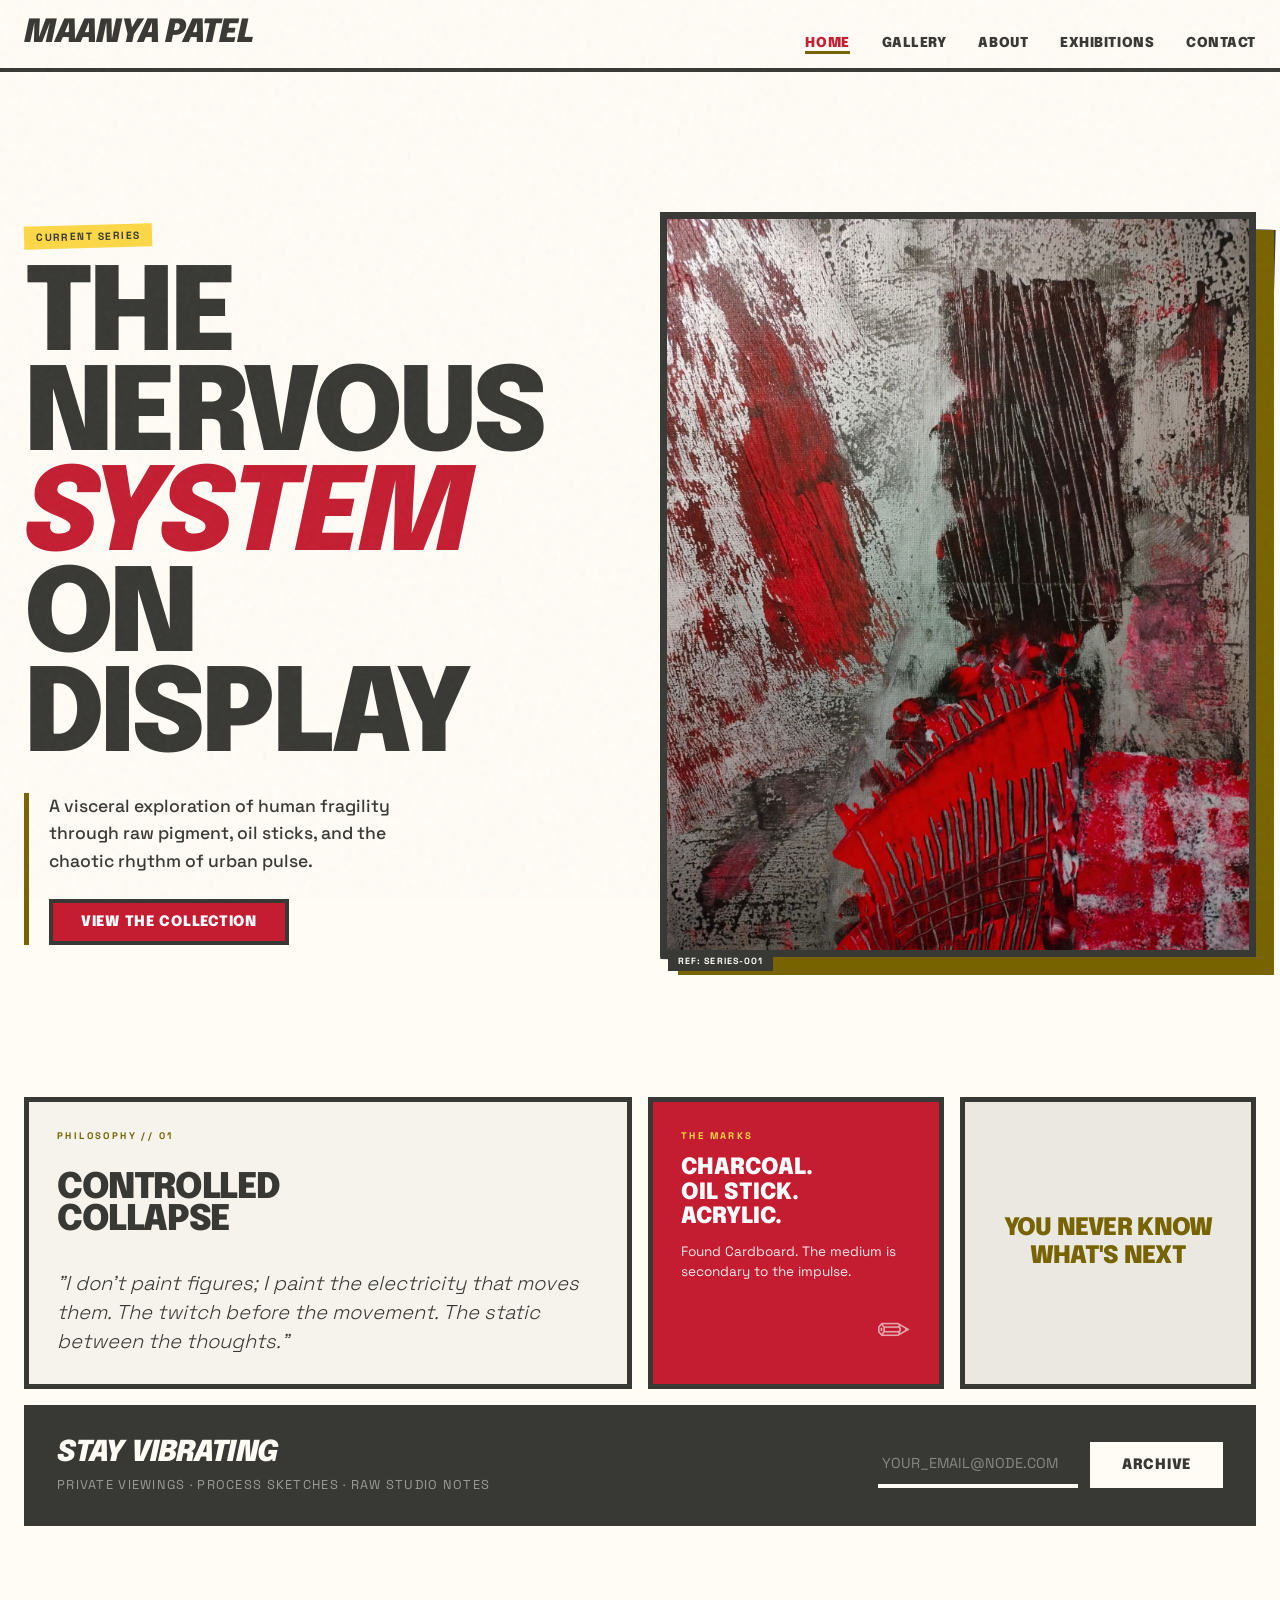
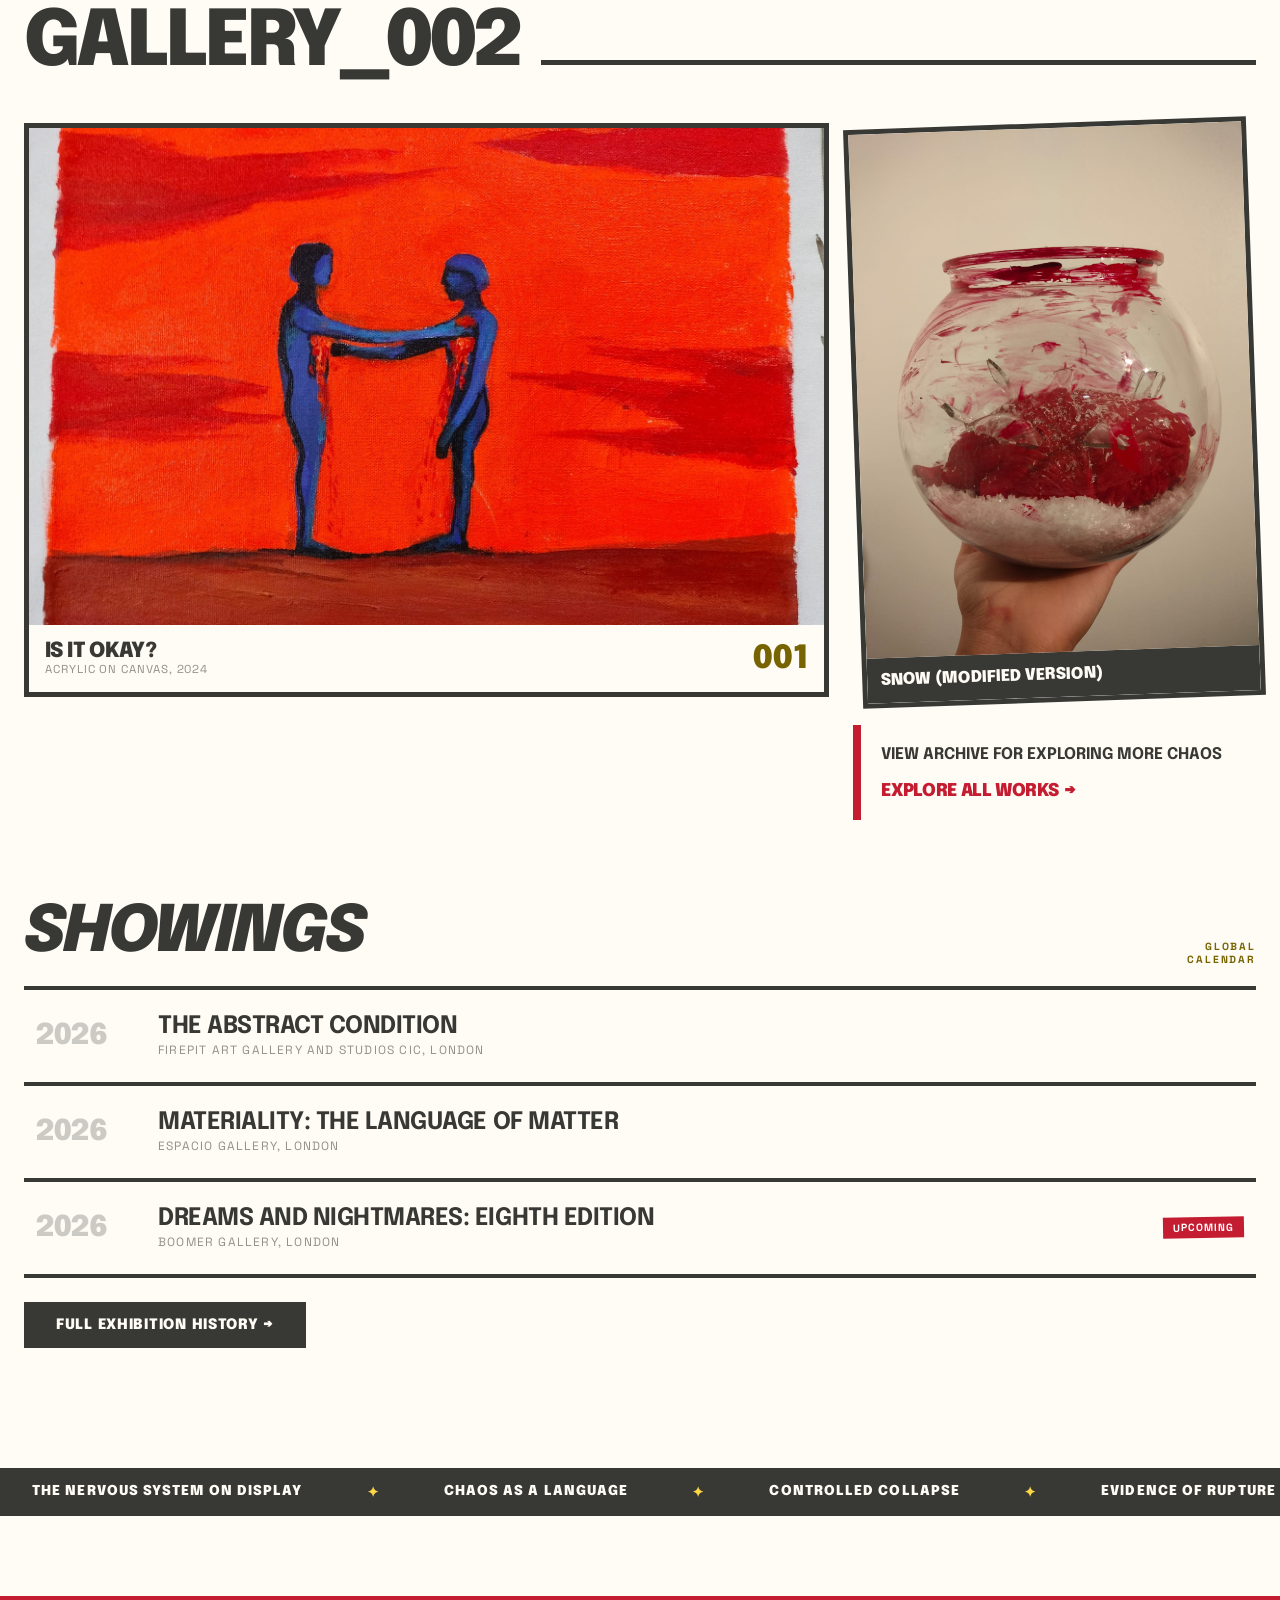
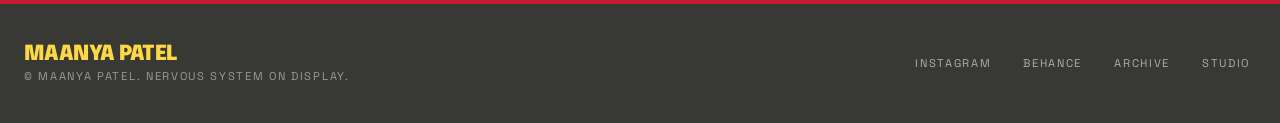
<file: index.html>
<!DOCTYPE html>
<html lang="en">
<head>
  <meta charset="UTF-8" />
  <meta name="viewport" content="width=device-width, initial-scale=1.0" />
  <title>MAANYA PATEL — THE NERVOUS SYSTEM ON DISPLAY</title>
  <link rel="preconnect" href="https://fonts.googleapis.com" />
  <link rel="preconnect" href="https://fonts.gstatic.com" crossorigin />
  <link href="https://fonts.googleapis.com/css2?family=Epilogue:ital,wght@0,400;0,700;0,900;1,900&family=Space+Grotesk:wght@300;400;500;700&display=swap" rel="stylesheet" />
  <link rel="stylesheet" href="styles.css" />
  <style>
    /* ---- Hero ---- */
    .hero {
      display: grid;
      grid-template-columns: 1fr 1fr;
      gap: 40px;
      align-items: center;
      padding: 80px 0 60px;
      position: relative;
    }

    .hero-title {
      font-family: 'Epilogue', sans-serif;
      font-weight: 900;
      font-size: clamp(3.5rem, 9vw, 7.5rem);
      line-height: 0.87;
      letter-spacing: -0.04em;
      text-transform: uppercase;
    }

    .hero-title .red { color: #c41d31; font-style: italic; }

    .hero-badge {
      display: inline-block;
      background: #fcd846;
      color: #383834;
      font-family: 'Space Grotesk', sans-serif;
      font-size: 0.65rem;
      font-weight: 700;
      text-transform: uppercase;
      letter-spacing: 0.14em;
      padding: 5px 12px;
      transform: rotate(-1.5deg);
      margin-bottom: 20px;
    }

    .hero-sub {
      border-left: 5px solid #776300;
      padding-left: 20px;
      margin-top: 24px;
      max-width: 420px;
    }

    .hero-sub p {
      font-size: 1.1rem;
      font-weight: 500;
      line-height: 1.55;
      color: #383834;
      margin-bottom: 24px;
    }

    .hero-img-wrap {
      position: relative;
    }

    .hero-img-back {
      position: absolute;
      inset: 0;
      background: #eae8e0;
      transform: translate(10px, 10px) rotate(1.5deg);
      border: 5px solid #383834;
      z-index: 0;
    }

    .hero-img-frame {
      position: relative;
      z-index: 1;
      border: 7px solid #383834;
      overflow: hidden;
      aspect-ratio: 4/5;
      box-shadow: 18px 18px 0 #776300;
    }

    .hero-img-frame .canvas { height: 100%; }

    .hero-img-tag {
      position: absolute;
      bottom: -14px;
      left: 8px;
      background: #383834;
      color: #fffcf6;
      font-size: 9px;
      font-family: 'Space Grotesk', sans-serif;
      font-weight: 700;
      text-transform: uppercase;
      letter-spacing: 0.12em;
      padding: 4px 10px;
      z-index: 2;
    }

    /* ---- Bento ---- */
    .bento {
      display: grid;
      grid-template-columns: repeat(4, 1fr);
      gap: 16px;
      margin: 80px 0;
    }

    .bento-cell {
      border: 5px solid #383834;
      padding: 28px;
      background: #f6f3ed;
    }

    .bento-cell.span2 { grid-column: span 2; }
    .bento-cell.span4 { grid-column: span 4; }

    .bento-cell.dark {
      background: #383834;
      color: #fffcf6;
    }

    .bento-cell.red {
      background: #c41d31;
      color: white;
    }

    .bento-overline {
      font-size: 0.6rem;
      font-weight: 700;
      text-transform: uppercase;
      letter-spacing: 0.25em;
      color: #776300;
      margin-bottom: 14px;
    }

    .bento-overline.white { color: #fcd846; }

    .bento-title {
      font-family: 'Epilogue', sans-serif;
      font-weight: 900;
      font-size: 2.2rem;
      line-height: 0.92;
      letter-spacing: -0.04em;
      text-transform: uppercase;
      margin-bottom: 16px;
    }

    .bento-quote {
      font-size: 1.25rem;
      font-style: italic;
      font-weight: 300;
      line-height: 1.45;
      margin-top: auto;
    }

    .bento-stat {
      font-family: 'Epilogue', sans-serif;
      font-weight: 900;
      font-size: 5rem;
      line-height: 1;
      color: #776300;
    }

    .bento-stat-label {
      font-size: 0.7rem;
      font-weight: 700;
      text-transform: uppercase;
      letter-spacing: 0.2em;
      margin-top: 8px;
      color: #383834;
    }

    .email-form {
      display: flex;
      gap: 12px;
      flex-wrap: wrap;
    }

    .email-form input {
      flex: 1;
      min-width: 200px;
      background: transparent;
      border: none;
      border-bottom: 4px solid #fffcf6;
      color: #fffcf6;
      font-family: 'Space Grotesk', sans-serif;
      font-size: 0.9rem;
      padding: 8px 4px;
      outline: none;
    }

    .email-form input::placeholder { color: rgba(255,252,246,0.4); }

    .btn {
      display: inline-block;
      font-family: 'Epilogue', sans-serif;
      font-weight: 900;
      font-size: 0.9rem;
      text-transform: uppercase;
      letter-spacing: 0.05em;
      padding: 12px 28px;
      border: 4px solid #383834;
      cursor: pointer;
      transition: transform 0.08s;
      text-decoration: none;
      text-align: center;
    }

    .btn:hover { transform: translate(3px, 3px); }

    .btn-primary {
      background: #c41d31;
      color: white;
      border-color: #383834;
    }

    .btn-dark {
      background: #383834;
      color: #fffcf6;
      border-color: #383834;
    }

    .btn-white {
      background: #fffcf6;
      color: #383834;
      border-color: #fffcf6;
    }

    /* ---- Gallery Preview ---- */
    .gallery-preview-header {
      display: flex;
      align-items: baseline;
      gap: 20px;
      margin-bottom: 40px;
    }

    .gallery-preview-header h2 {
      font-family: 'Epilogue', sans-serif;
      font-weight: 900;
      font-size: clamp(2.5rem, 6vw, 5rem);
      letter-spacing: -0.04em;
      text-transform: uppercase;
      line-height: 1;
      white-space: nowrap;
    }

    .gallery-preview-line {
      flex: 1;
      height: 5px;
      background: #383834;
    }

    .gallery-preview-grid {
      display: grid;
      grid-template-columns: 2fr 1fr;
      gap: 24px;
    }

    .gallery-card {
      border: 5px solid #383834;
      overflow: hidden;
      position: relative;
    }

    .gallery-card img,
    .gallery-card .canvas {
      width: 100%;
      display: block;
    }

    .gallery-card-meta {
      padding: 16px;
      background: #fffcf6;
      display: flex;
      justify-content: space-between;
      align-items: flex-end;
    }

    .gallery-card-title {
      font-family: 'Epilogue', sans-serif;
      font-weight: 900;
      font-size: 1.3rem;
      letter-spacing: -0.03em;
      text-transform: uppercase;
    }

    .gallery-card-num {
      font-family: 'Epilogue', sans-serif;
      font-weight: 900;
      font-size: 2rem;
      color: #776300;
      line-height: 1;
    }

    .gallery-cta {
      padding: 20px;
      display: flex;
      flex-direction: column;
      justify-content: flex-end;
      gap: 16px;
      border-left: 8px solid #c41d31;
    }

    .gallery-cta p {
      font-family: 'Epilogue', sans-serif;
      font-weight: 700;
      font-size: 1rem;
      line-height: 1.3;
      text-transform: uppercase;
    }

    .gallery-cta a {
      font-family: 'Epilogue', sans-serif;
      font-weight: 900;
      font-size: 1.1rem;
      color: #c41d31;
      text-decoration: none;
      text-transform: uppercase;
      letter-spacing: -0.02em;
      display: flex;
      align-items: center;
      gap: 6px;
    }

    .gallery-cta a::after { content: ' →'; }

    /* ---- Showings ---- */
    .showings-header {
      display: flex;
      justify-content: space-between;
      align-items: flex-end;
      margin-bottom: 20px;
    }

    .showings-header h2 {
      font-family: 'Epilogue', sans-serif;
      font-weight: 900;
      font-style: italic;
      font-size: clamp(2.5rem, 5vw, 4rem);
      letter-spacing: -0.04em;
      text-transform: uppercase;
    }

    .showings-header span {
      font-family: 'Space Grotesk', sans-serif;
      font-size: 0.65rem;
      font-weight: 700;
      letter-spacing: 0.18em;
      text-transform: uppercase;
      color: #776300;
      text-align: right;
    }

    .showing-row {
      border-top: 4px solid #383834;
      padding: 24px 12px;
      display: flex;
      align-items: center;
      gap: 32px;
      cursor: pointer;
      transition: background 0.08s;
    }

    .showing-row:last-child { border-bottom: 4px solid #383834; }
    .showing-row:hover { background: #f0eee6; }

    .showing-date {
      font-family: 'Epilogue', sans-serif;
      font-weight: 900;
      font-size: 1.8rem;
      opacity: 0.25;
      letter-spacing: -0.04em;
      min-width: 90px;
    }

    .showing-title {
      font-family: 'Epilogue', sans-serif;
      font-weight: 700;
      font-size: 1.5rem;
      text-transform: uppercase;
      letter-spacing: -0.02em;
    }

    .showing-venue {
      font-size: 0.75rem;
      text-transform: uppercase;
      letter-spacing: 0.1em;
      opacity: 0.55;
      margin-top: 3px;
    }

    .showing-row:hover .showing-title { color: #c41d31; }

    @media (max-width: 768px) {
      .hero { grid-template-columns: 1fr; }
      .hero-img-wrap { display: none; }
      .bento { grid-template-columns: 1fr 1fr; }
      .bento-cell.span4 { grid-column: span 2; }
      .gallery-preview-grid { grid-template-columns: 1fr; }
    }

    @media (max-width: 480px) {
      .bento { grid-template-columns: 1fr; }
      .bento-cell.span2,
      .bento-cell.span4 { grid-column: span 1; }
    }
  </style>
</head>
<body>

<!-- ===== NAVIGATION ===== -->
<nav class="site-nav">
  <div class="nav-inner">
    <a href="index.html" class="nav-logo">Maanya Patel</a>
    <div class="nav-links">
      <a href="index.html" class="active">Home</a>
      <a href="gallery.html">Gallery</a>
      <a href="about.html">About</a>
      <a href="exhibitions.html">Exhibitions</a>
      <a href="contact.html">Contact</a>
    </div>
    <button class="nav-menu-btn" onclick="toggleMenu()" aria-label="Menu">☰</button>
  </div>
  <div class="nav-mobile" id="mobileMenu">
    <a href="index.html" class="active">Home</a>
    <a href="gallery.html">Gallery</a>
    <a href="about.html">About</a>
    <a href="exhibitions.html">Exhibitions</a>
    <a href="contact.html">Contact</a>
  </div>
</nav>

<!-- ===== MAIN ===== -->
<main class="page-content">

  <!-- Hero -->
  <section class="hero">
    <div>
      <div class="hero-badge">Current Series</div>
      <h1 class="hero-title">
        THE<br/>
        NERVOUS<br/>
        <span class="red">SYSTEM</span> ON<br/>
        DISPLAY
      </h1>
      <div class="hero-sub">
        <p>A visceral exploration of human fragility through raw pigment, oil sticks, and the chaotic rhythm of urban pulse.</p>
        <a href="gallery.html" class="btn btn-primary">VIEW THE COLLECTION</a>
      </div>
    </div>

    <div class="hero-img-wrap">
      <div class="hero-img-back"></div>
      <div class="hero-img-frame">
        <img src="images/painting-breach.jpg" alt="Breach — Acrylic, oil stick on canvas" style="width:100%;height:100%;object-fit:cover;">
      </div>
      <div class="hero-img-tag">REF: SERIES-001</div>
    </div>
  </section>

  <!-- Bento Grid -->
  <section class="bento">
    <!-- Philosophy statement -->
    <div class="bento-cell span2" style="display:flex;flex-direction:column;gap:16px;">
      <div class="bento-overline">Philosophy // 01</div>
      <div class="bento-title">Controlled<br/>Collapse</div>
      <div class="bento-quote">
        "I don't paint figures; I paint the electricity that moves them. The twitch before the movement. The static between the thoughts."
      </div>
    </div>

    <!-- The Marks -->
    <div class="bento-cell red" style="display:flex;flex-direction:column;justify-content:space-between;">
      <div>
        <div class="bento-overline white">The Marks</div>
        <div style="font-family:'Epilogue',sans-serif;font-weight:900;font-size:1.4rem;text-transform:uppercase;line-height:1.1;margin-bottom:12px;">Charcoal.<br/>Oil Stick.<br/>Acrylic.</div>
        <p style="font-size:0.85rem;line-height:1.5;opacity:0.9;">Found Cardboard. The medium is secondary to the impulse.</p>
      </div>
      <div style="font-size:2.5rem;text-align:right;opacity:0.6;">✏</div>
    </div>

    <!-- Stat -->
    <div class="bento-cell" style="display:flex;flex-direction:column;align-items:center;justify-content:center;text-align:center;background:#eae8e0;">
      <div style="font-family:'Epilogue',sans-serif;font-weight:900;font-size:1.5rem;line-height:1.15;text-transform:uppercase;letter-spacing:-0.03em;color:#776300;">you never know<br/>what's next</div>
    </div>

    <!-- Email signup -->
    <div class="bento-cell span4 dark" style="display:flex;align-items:center;justify-content:space-between;gap:40px;flex-wrap:wrap;">
      <div>
        <div style="font-family:'Epilogue',sans-serif;font-weight:900;font-style:italic;font-size:1.8rem;text-transform:uppercase;letter-spacing:-0.03em;margin-bottom:8px;">STAY VIBRATING</div>
        <p style="font-size:0.8rem;text-transform:uppercase;letter-spacing:0.1em;opacity:0.5;">Private viewings · Process sketches · Raw studio notes</p>
      </div>
      <div class="email-form">
        <input type="email" placeholder="YOUR_EMAIL@NODE.COM" />
        <button class="btn btn-white">Archive</button>
      </div>
    </div>
  </section>

  <!-- Gallery Preview -->
  <section style="margin-bottom:80px;">
    <div class="gallery-preview-header">
      <h2>Gallery_002</h2>
      <div class="gallery-preview-line"></div>
    </div>
    <div class="gallery-preview-grid">
      <div>
        <div class="gallery-card">
          <img src="images/painting-transmission.jpg" alt="The Transmission" style="width:100%;aspect-ratio:16/10;object-fit:cover;">
          <div class="gallery-card-meta">
            <div>
              <div class="gallery-card-title">Is it okay?</div>
              <div style="font-size:0.72rem;opacity:0.55;text-transform:uppercase;letter-spacing:0.08em;">Acrylic on Canvas, 2024</div>
            </div>
            <div class="gallery-card-num">001</div>
          </div>
        </div>
      </div>
      <div style="display:flex;flex-direction:column;gap:24px;">
        <div class="gallery-card" style="transform:rotate(-2deg);transition:transform 0.2s;" onmouseover="this.style.transform='rotate(0deg)'" onmouseout="this.style.transform='rotate(-2deg)'">
          <!-- Replace with: <img src="images/sculpture-vessel.jpg" alt="Meridian (Blood Memory)" style="width:100%;aspect-ratio:3/4;object-fit:cover"> -->
          <img src="images/sculpture-vessel.jpg" alt="Meridian (Blood Memory)" style="width:100%;aspect-ratio:3/4;object-fit:cover;">
          <div style="background:#383834;color:#fffcf6;padding:14px;">
            <div style="font-family:'Epilogue',sans-serif;font-weight:900;font-size:1rem;text-transform:uppercase;">Snow (modified version)</div>
          </div>
        </div>
        <div class="gallery-cta">
          <p>view archive for exploring more chaos</p>
          <a href="gallery.html">Explore All Works</a>
        </div>
      </div>
    </div>
  </section>

  <!-- Showings -->
  <section style="margin-bottom:80px;">
    <div class="showings-header">
      <h2>Showings</h2>
      <span>Global<br/>Calendar</span>
    </div>
    <div>
      <div class="showing-row">
        <div class="showing-date">2026</div>
        <div>
          <div class="showing-title">The Abstract Condition</div>
          <div class="showing-venue">Firepit Art Gallery and Studios CIC, London</div>
        </div>
      </div>
      <div class="showing-row">
        <div class="showing-date">2026</div>
        <div>
          <div class="showing-title">Materiality: The Language of Matter</div>
          <div class="showing-venue">Espacio Gallery, London</div>
        </div>
      </div>
      <div class="showing-row">
        <div class="showing-date">2026</div>
        <div>
          <div class="showing-title">Dreams and Nightmares: Eighth Edition</div>
          <div class="showing-venue">Boomer Gallery, London</div>
        </div>
        <div style="margin-left:auto;background:#c41d31;color:white;font-size:0.65rem;font-weight:700;letter-spacing:0.1em;text-transform:uppercase;padding:4px 10px;transform:rotate(-1deg);">Upcoming</div>
      </div>
    </div>
    <div style="margin-top:24px;">
      <a href="exhibitions.html" class="btn btn-dark">Full Exhibition History →</a>
    </div>
  </section>

</main>

<!-- ===== TICKER ===== -->
<div class="ticker-wrap">
  <div class="ticker-track">
    <span>The Nervous System on Display</span>
    <span class="accent">✦</span>
    <span>Chaos as a Language</span>
    <span class="accent">✦</span>
    <span>Controlled Collapse</span>
    <span class="accent">✦</span>
    <span>Evidence of Rupture</span>
    <span class="accent">✦</span>
    <span>Maanya Patel — London</span>
    <span class="accent">✦</span>
    <!-- duplicate for seamless loop -->
    <span>The Nervous System on Display</span>
    <span class="accent">✦</span>
    <span>Chaos as a Language</span>
    <span class="accent">✦</span>
    <span>Controlled Collapse</span>
    <span class="accent">✦</span>
    <span>Evidence of Rupture</span>
    <span class="accent">✦</span>
    <span>Maanya Patel — London</span>
    <span class="accent">✦</span>
  </div>
</div>

<!-- ===== FOOTER ===== -->
<footer class="site-footer">
  <div class="footer-inner">
    <div>
      <div class="footer-logo">Maanya Patel</div>
      <div class="footer-copy">© Maanya Patel. Nervous System on Display.</div>
    </div>
    <div class="footer-links">
      <a href="#">Instagram</a>
      <a href="#">Behance</a>
      <a href="gallery.html">Archive</a>
      <a href="contact.html">Studio</a>
    </div>
  </div>
</footer>

<script>
  function toggleMenu() {
    document.getElementById('mobileMenu').classList.toggle('open');
  }
</script>
</body>
</html>
</file>
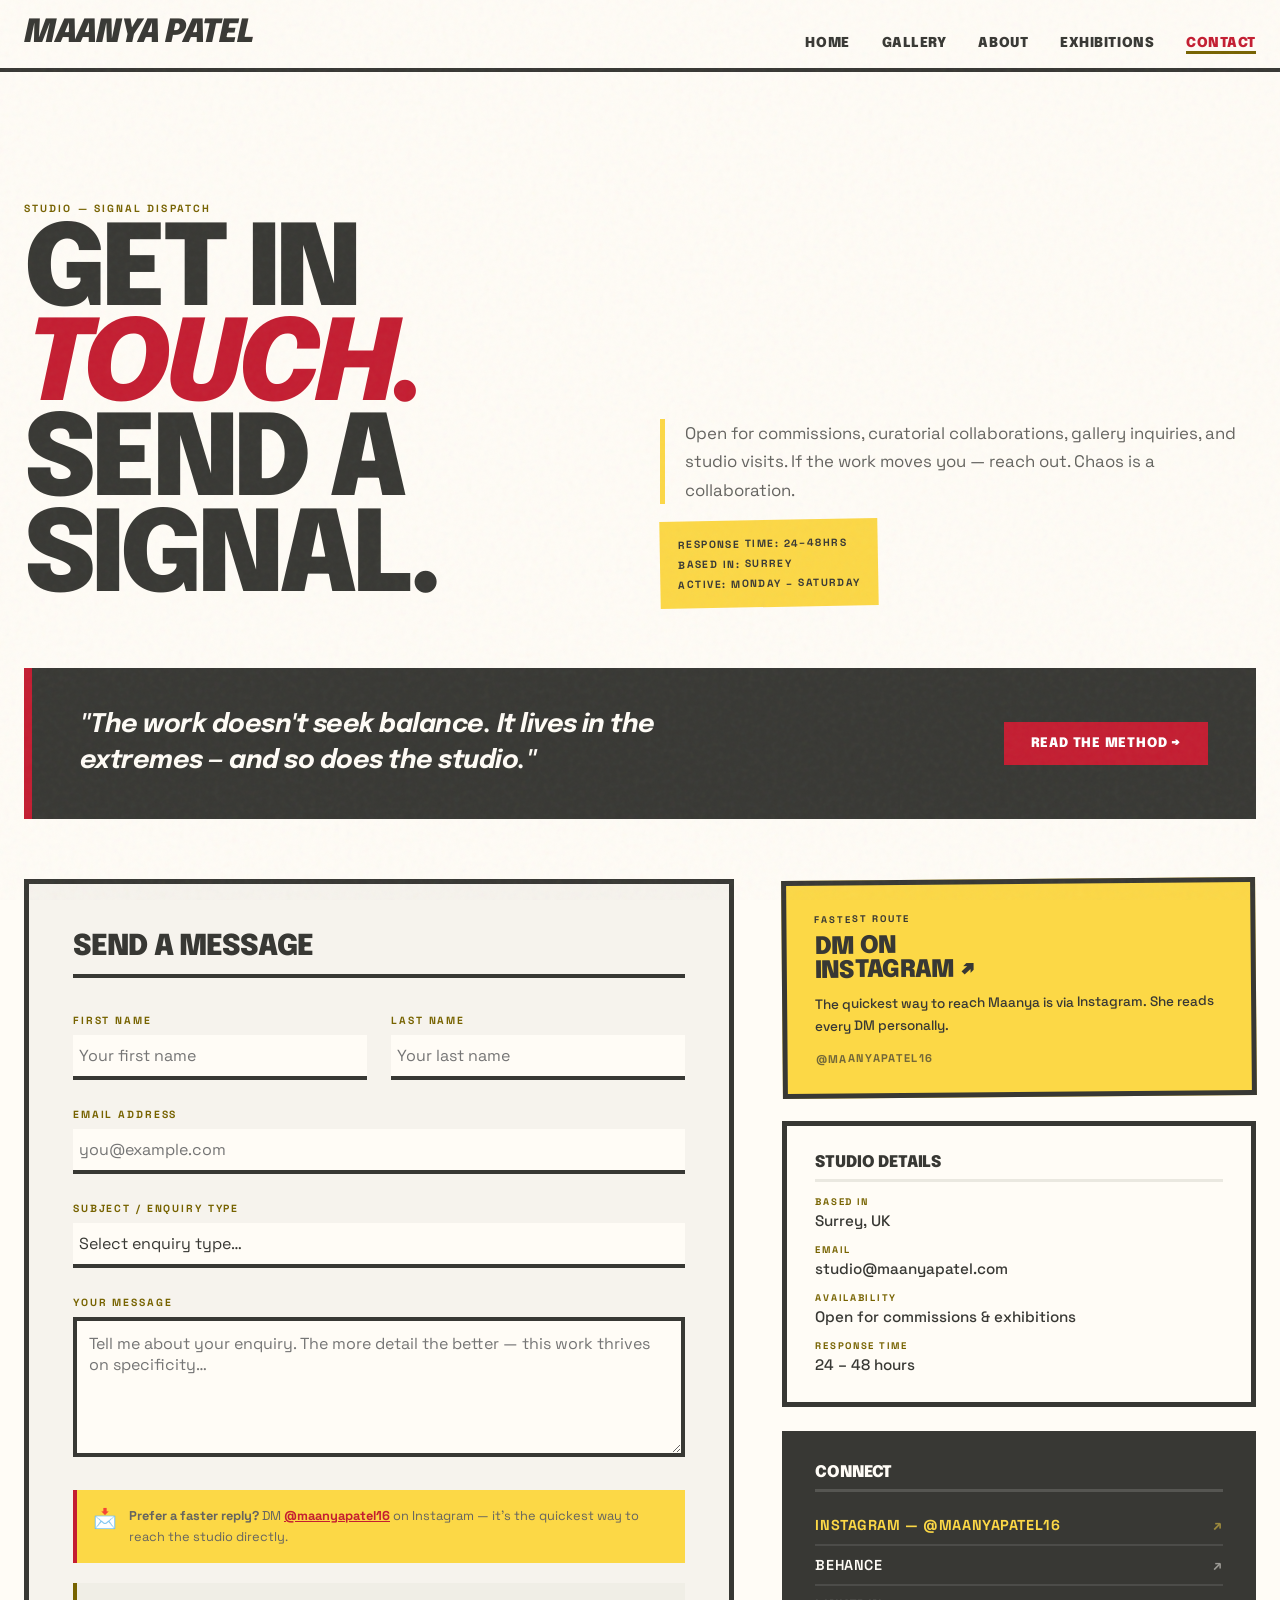
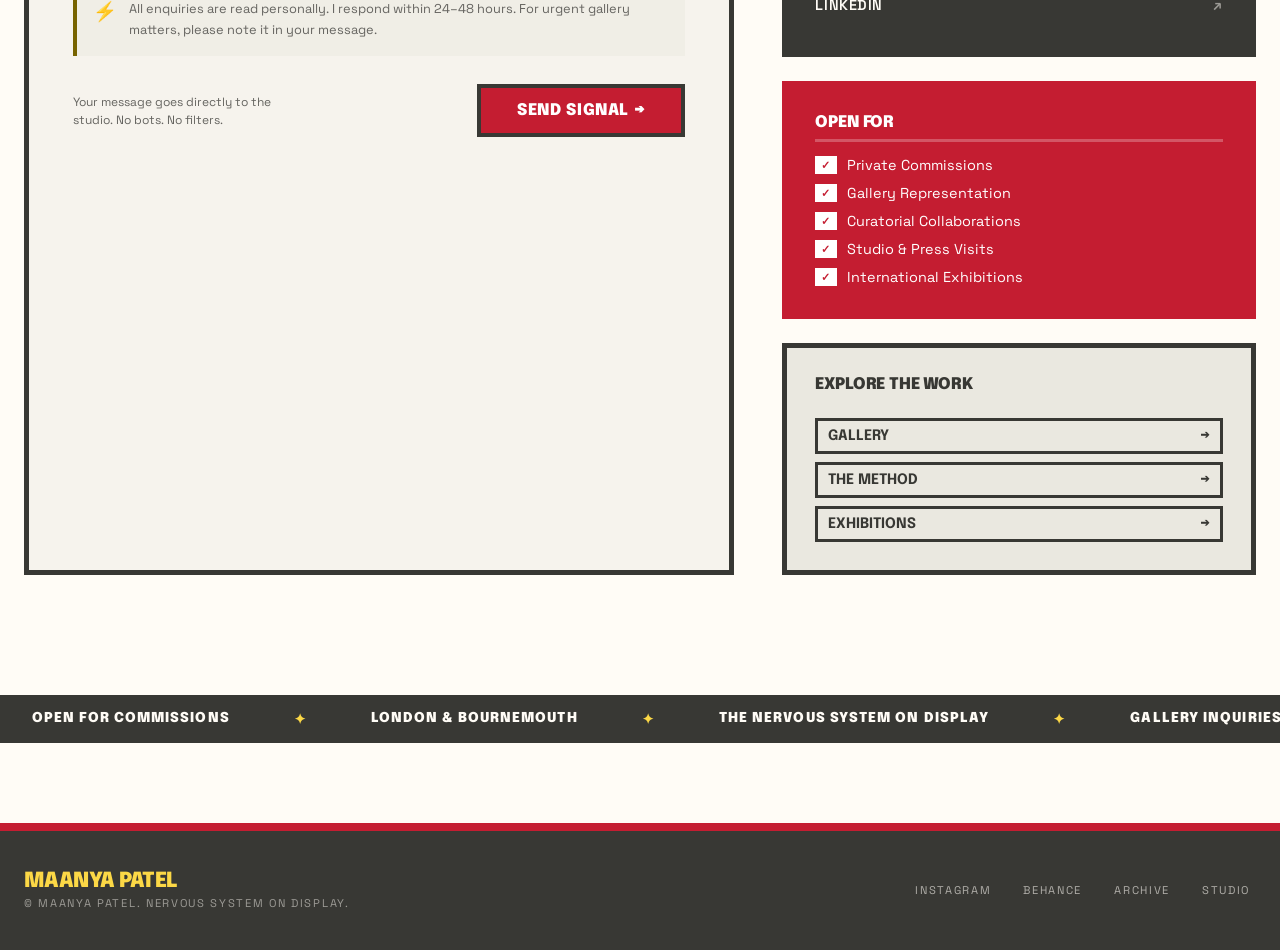
<file: contact.html>
<!DOCTYPE html>
<html lang="en">
<head>
  <meta charset="UTF-8" />
  <meta name="viewport" content="width=device-width, initial-scale=1.0" />
  <title>CONTACT | MAANYA PATEL — SEND A SIGNAL</title>
  <link rel="preconnect" href="https://fonts.googleapis.com" />
  <link rel="preconnect" href="https://fonts.gstatic.com" crossorigin />
  <link href="https://fonts.googleapis.com/css2?family=Epilogue:ital,wght@0,400;0,700;0,900;1,900&family=Space+Grotesk:wght@300;400;500;700&display=swap" rel="stylesheet" />
  <link rel="stylesheet" href="styles.css" />
  <style>
    /* ---- Hero ---- */
    .contact-hero {
      padding: 70px 0 60px;
      display: grid;
      grid-template-columns: 1fr 1fr;
      gap: 40px;
      align-items: end;
    }

    .contact-hero h1 {
      font-family: 'Epilogue', sans-serif;
      font-weight: 900;
      font-size: clamp(3rem, 9vw, 7rem);
      line-height: 0.85;
      letter-spacing: -0.05em;
      text-transform: uppercase;
    }

    .contact-hero h1 .red { color: #c41d31; font-style: italic; }

    .contact-hero-sub {
      font-size: 1.05rem;
      line-height: 1.7;
      color: #656460;
      border-left: 5px solid #fcd846;
      padding-left: 20px;
      margin-bottom: 16px;
    }

    .contact-overline {
      font-size: 0.65rem;
      font-weight: 700;
      text-transform: uppercase;
      letter-spacing: 0.2em;
      color: #776300;
      margin-bottom: 12px;
    }

    /* ---- Main Layout ---- */
    .contact-layout {
      display: grid;
      grid-template-columns: 3fr 2fr;
      gap: 48px;
      margin-bottom: 80px;
    }

    /* ---- Form ---- */
    .contact-form-wrap {
      background: #f6f3ed;
      border: 5px solid #383834;
      padding: 48px 44px;
    }

    .contact-form-wrap h2 {
      font-family: 'Epilogue', sans-serif;
      font-weight: 900;
      font-size: 1.8rem;
      text-transform: uppercase;
      letter-spacing: -0.03em;
      margin-bottom: 36px;
      border-bottom: 4px solid #383834;
      padding-bottom: 12px;
    }

    .form-row {
      display: grid;
      grid-template-columns: 1fr 1fr;
      gap: 24px;
    }

    .form-field {
      margin-bottom: 28px;
    }

    .form-field label {
      display: block;
      font-size: 0.65rem;
      font-weight: 700;
      text-transform: uppercase;
      letter-spacing: 0.18em;
      color: #776300;
      margin-bottom: 8px;
    }

    .form-field input,
    .form-field select,
    .form-field textarea {
      width: 100%;
      background: #fffcf6;
      border: none;
      border-bottom: 4px solid #383834;
      color: #383834;
      font-family: 'Space Grotesk', sans-serif;
      font-size: 1rem;
      padding: 10px 6px;
      outline: none;
      transition: border-color 0.1s;
      appearance: none;
    }

    .form-field input:focus,
    .form-field select:focus,
    .form-field textarea:focus {
      border-color: #c41d31;
    }

    .form-field textarea {
      resize: vertical;
      min-height: 140px;
      border: 4px solid #383834;
      padding: 12px;
    }

    .form-field textarea:focus { border-color: #c41d31; }

    .form-field select {
      cursor: pointer;
    }

    .form-field select option { background: #fffcf6; }

    .form-submit {
      display: flex;
      align-items: center;
      justify-content: space-between;
      flex-wrap: wrap;
      gap: 16px;
      margin-top: 8px;
    }

    .form-submit p {
      font-size: 0.75rem;
      color: #656460;
      max-width: 200px;
      line-height: 1.5;
    }

    .btn-send {
      background: #c41d31;
      color: white;
      border: 4px solid #383834;
      font-family: 'Epilogue', sans-serif;
      font-weight: 900;
      font-size: 1rem;
      text-transform: uppercase;
      letter-spacing: 0.04em;
      padding: 14px 36px;
      cursor: pointer;
      transition: transform 0.08s;
    }

    .btn-send:hover { transform: translate(3px, 3px); }

    /* ---- Sidebar Info ---- */
    .contact-sidebar {
      display: flex;
      flex-direction: column;
      gap: 24px;
    }

    .info-card {
      border: 5px solid #383834;
      padding: 28px 28px;
      background: #fffcf6;
    }

    .info-card h3 {
      font-family: 'Epilogue', sans-serif;
      font-weight: 900;
      font-size: 1rem;
      text-transform: uppercase;
      letter-spacing: -0.01em;
      margin-bottom: 14px;
      border-bottom: 3px solid #eae8e0;
      padding-bottom: 8px;
    }

    .info-item {
      display: flex;
      flex-direction: column;
      margin-bottom: 14px;
    }

    .info-item:last-child { margin-bottom: 0; }

    .info-label {
      font-size: 0.6rem;
      font-weight: 700;
      text-transform: uppercase;
      letter-spacing: 0.18em;
      color: #776300;
      margin-bottom: 3px;
    }

    .info-value {
      font-size: 0.95rem;
      font-weight: 500;
    }

    .info-card.dark {
      background: #383834;
      color: #fffcf6;
      border-color: #383834;
    }

    .info-card.dark h3 {
      border-color: rgba(255,255,255,0.15);
    }

    .info-card.dark .info-label { color: #fcd846; }

    .social-link {
      display: flex;
      align-items: center;
      justify-content: space-between;
      padding: 10px 0;
      border-bottom: 2px solid rgba(255,255,255,0.1);
      text-decoration: none;
      color: #fffcf6;
      font-size: 0.9rem;
      font-weight: 600;
      text-transform: uppercase;
      letter-spacing: 0.04em;
      transition: color 0.08s;
    }

    .social-link:last-child { border-bottom: none; }
    .social-link:hover { color: #fcd846; }
    .social-link::after { content: '↗'; opacity: 0.5; }

    /* ---- Statement banner ---- */
    .statement-banner {
      background: #383834;
      color: #fffcf6;
      padding: 40px 48px;
      margin-bottom: 60px;
      display: flex;
      align-items: center;
      justify-content: space-between;
      gap: 32px;
      flex-wrap: wrap;
      border-left: 8px solid #c41d31;
    }

    .statement-banner p {
      font-family: 'Epilogue', sans-serif;
      font-weight: 700;
      font-style: italic;
      font-size: clamp(1.1rem, 2.5vw, 1.6rem);
      letter-spacing: -0.02em;
      max-width: 600px;
      line-height: 1.4;
    }

    .statement-banner a {
      flex-shrink: 0;
      display: inline-block;
      background: #c41d31;
      color: white;
      font-family: 'Epilogue', sans-serif;
      font-weight: 900;
      font-size: 0.82rem;
      text-transform: uppercase;
      letter-spacing: 0.06em;
      padding: 12px 24px;
      text-decoration: none;
      border: 3px solid #c41d31;
      transition: transform 0.08s;
    }

    .statement-banner a:hover { transform: translate(3px, 3px); }

    /* ---- FAQ / Response info ---- */
    .response-note {
      display: flex;
      gap: 12px;
      align-items: flex-start;
      margin-top: 20px;
      padding: 16px;
      background: #f0eee6;
      border-left: 4px solid #776300;
    }

    .response-note span {
      font-size: 1.2rem;
    }

    .response-note p {
      font-size: 0.8rem;
      line-height: 1.6;
      color: #656460;
    }

    /* Success overlay (hidden by default) */
    .form-success {
      display: none;
      text-align: center;
      padding: 48px;
    }

    .form-success h3 {
      font-family: 'Epilogue', sans-serif;
      font-weight: 900;
      font-size: 2rem;
      text-transform: uppercase;
      color: #c41d31;
      margin-bottom: 12px;
    }

    .form-success p {
      font-size: 1rem;
      color: #656460;
    }

    @media (max-width: 900px) {
      .contact-hero { grid-template-columns: 1fr; }
      .contact-layout { grid-template-columns: 1fr; }
      .contact-form-wrap { padding: 32px 24px; }
      .form-row { grid-template-columns: 1fr; }
    }
  </style>
</head>
<body>

<!-- ===== NAVIGATION ===== -->
<nav class="site-nav">
  <div class="nav-inner">
    <a href="index.html" class="nav-logo">Maanya Patel</a>
    <div class="nav-links">
      <a href="index.html">Home</a>
      <a href="gallery.html">Gallery</a>
      <a href="about.html">About</a>
      <a href="exhibitions.html">Exhibitions</a>
      <a href="contact.html" class="active">Contact</a>
    </div>
    <button class="nav-menu-btn" onclick="toggleMenu()" aria-label="Menu">☰</button>
  </div>
  <div class="nav-mobile" id="mobileMenu">
    <a href="index.html">Home</a>
    <a href="gallery.html">Gallery</a>
    <a href="about.html">About</a>
    <a href="exhibitions.html">Exhibitions</a>
    <a href="contact.html" class="active">Contact</a>
  </div>
</nav>

<!-- ===== MAIN ===== -->
<main class="page-content">

  <!-- Hero -->
  <section class="contact-hero">
    <div>
      <div class="contact-overline">Studio — Signal Dispatch</div>
      <h1>
        Get in<br/>
        <span class="red">Touch.</span><br/>
        Send a<br/>
        Signal.
      </h1>
    </div>
    <div>
      <p class="contact-hero-sub">
        Open for commissions, curatorial collaborations, gallery inquiries, and studio visits. If the work moves you — reach out. Chaos is a collaboration.
      </p>
      <div style="background:#fcd846;padding:14px 18px;display:inline-block;transform:rotate(-1deg);">
        <p style="font-size:0.65rem;font-weight:700;text-transform:uppercase;letter-spacing:0.14em;line-height:1.9;">
          Response time: 24–48hrs<br/>
          Based in: Surrey<br/>
          Active: Monday – Saturday
        </p>
      </div>
    </div>
  </section>

  <!-- Statement banner -->
  <div class="statement-banner">
    <p>"The work doesn't seek balance. It lives in the extremes — and so does the studio."</p>
    <a href="about.html">Read the Method →</a>
  </div>

  <!-- Main Layout -->
  <div class="contact-layout">

    <!-- Form -->
    <div class="contact-form-wrap">
      <h2>Send a Message</h2>

      <div id="contactForm">
        <div class="form-row">
          <div class="form-field">
            <label for="fname">First Name</label>
            <input type="text" id="fname" name="first_name" placeholder="Your first name" />
          </div>
          <div class="form-field">
            <label for="lname">Last Name</label>
            <input type="text" id="lname" name="last_name" placeholder="Your last name" />
          </div>
        </div>

        <div class="form-field">
          <label for="email">Email Address</label>
          <input type="email" id="email" name="email" placeholder="you@example.com" />
        </div>

        <div class="form-field">
          <label for="subject">Subject / Enquiry Type</label>
          <select id="subject" name="subject">
            <option value="" disabled selected>Select enquiry type…</option>
            <option value="commission">Commission a New Work</option>
            <option value="purchase">Purchase an Existing Work</option>
            <option value="exhibition">Exhibition / Gallery Proposal</option>
            <option value="curatorial">Curatorial Collaboration</option>
            <option value="press">Press &amp; Media</option>
            <option value="studio">Studio Visit</option>
            <option value="other">Other</option>
          </select>
        </div>

        <div class="form-field">
          <label for="message">Your Message</label>
          <textarea id="message" name="message" placeholder="Tell me about your enquiry. The more detail the better — this work thrives on specificity…"></textarea>
        </div>

        <div class="response-note" style="background:#fcd846;border-color:#c41d31;">
          <span>📩</span>
          <p><strong>Prefer a faster reply?</strong> DM <a href="https://www.instagram.com/maanyapatel16" target="_blank" rel="noopener" style="color:#c41d31;font-weight:700;">@maanyapatel16</a> on Instagram — it's the quickest way to reach the studio directly.</p>
        </div>

        <div class="response-note">
          <span>⚡</span>
          <p>All enquiries are read personally. I respond within 24–48 hours. For urgent gallery matters, please note it in your message.</p>
        </div>

        <div class="form-submit" style="margin-top:28px;">
          <p>Your message goes directly to the studio. No bots. No filters.</p>
          <button class="btn-send" type="button" onclick="handleSubmit()">Send Signal →</button>
        </div>
      </div>

      <!-- Success state (shown after submit) -->
      <div class="form-success" id="formSuccess">
        <div style="font-size:2.5rem;margin-bottom:16px;">✦</div>
        <h3>Signal Received.</h3>
        <p>Your message has landed in the studio.<br/>Expect a response within 24–48 hours.</p>
      </div>
    </div>

    <!-- Sidebar -->
    <div class="contact-sidebar">

      <!-- Instagram CTA -->
      <a href="https://www.instagram.com/maanyapatel16" target="_blank" rel="noopener"
         style="display:block;background:#fcd846;border:5px solid #383834;padding:28px;text-decoration:none;color:#383834;transform:rotate(-0.5deg);transition:transform 0.08s;"
         onmouseover="this.style.transform='rotate(-0.5deg) translate(3px,3px)'"
         onmouseout="this.style.transform='rotate(-0.5deg)'">
        <div style="font-size:0.6rem;font-weight:700;text-transform:uppercase;letter-spacing:0.2em;margin-bottom:10px;">Fastest Route</div>
        <div style="font-family:'Epilogue',sans-serif;font-weight:900;font-size:1.5rem;text-transform:uppercase;line-height:1;letter-spacing:-0.03em;margin-bottom:10px;">
          DM on<br/>Instagram ↗
        </div>
        <div style="font-size:0.85rem;line-height:1.6;font-weight:500;">
          The quickest way to reach Maanya is via Instagram. She reads every DM personally.
        </div>
        <div style="margin-top:14px;font-size:0.7rem;font-weight:700;text-transform:uppercase;letter-spacing:0.12em;opacity:0.7;">
          @maanyapatel16
        </div>
      </a>

      <div class="info-card">
        <h3>Studio Details</h3>
        <div class="info-item">
          <span class="info-label">Based In</span>
          <span class="info-value">Surrey, UK</span>
        </div>
        <div class="info-item">
          <span class="info-label">Email</span>
          <span class="info-value">
            <!-- Replace with Maanya's actual email -->
            studio@maanyapatel.com
          </span>
        </div>
        <div class="info-item">
          <span class="info-label">Availability</span>
          <span class="info-value">Open for commissions &amp; exhibitions</span>
        </div>
        <div class="info-item">
          <span class="info-label">Response Time</span>
          <span class="info-value">24 – 48 hours</span>
        </div>
      </div>

      <div class="info-card dark">
        <h3>Connect</h3>
        <a href="https://www.instagram.com/maanyapatel16" target="_blank" rel="noopener" class="social-link" style="color:#fcd846;font-weight:900;">Instagram — @maanyapatel16</a>
        <a href="#" class="social-link">Behance</a>
        <a href="#" class="social-link">LinkedIn</a>
      </div>

      <div class="info-card" style="background:#c41d31;color:white;border-color:#c41d31;">
        <h3 style="border-color:rgba(255,255,255,0.25);color:white;">Open For</h3>
        <ul style="list-style:none;display:flex;flex-direction:column;gap:10px;margin-top:4px;">
          <li style="font-size:0.9rem;display:flex;align-items:center;gap:10px;">
            <span style="font-size:0.7rem;background:white;color:#c41d31;padding:2px 6px;font-weight:700;text-transform:uppercase;letter-spacing:0.08em;">✓</span>
            Private Commissions
          </li>
          <li style="font-size:0.9rem;display:flex;align-items:center;gap:10px;">
            <span style="font-size:0.7rem;background:white;color:#c41d31;padding:2px 6px;font-weight:700;text-transform:uppercase;letter-spacing:0.08em;">✓</span>
            Gallery Representation
          </li>
          <li style="font-size:0.9rem;display:flex;align-items:center;gap:10px;">
            <span style="font-size:0.7rem;background:white;color:#c41d31;padding:2px 6px;font-weight:700;text-transform:uppercase;letter-spacing:0.08em;">✓</span>
            Curatorial Collaborations
          </li>
          <li style="font-size:0.9rem;display:flex;align-items:center;gap:10px;">
            <span style="font-size:0.7rem;background:white;color:#c41d31;padding:2px 6px;font-weight:700;text-transform:uppercase;letter-spacing:0.08em;">✓</span>
            Studio &amp; Press Visits
          </li>
          <li style="font-size:0.9rem;display:flex;align-items:center;gap:10px;">
            <span style="font-size:0.7rem;background:white;color:#c41d31;padding:2px 6px;font-weight:700;text-transform:uppercase;letter-spacing:0.08em;">✓</span>
            International Exhibitions
          </li>
        </ul>
      </div>

      <!-- Quick nav -->
      <div class="info-card" style="background:#eae8e0;">
        <h3>Explore the Work</h3>
        <div style="display:flex;flex-direction:column;gap:8px;margin-top:4px;">
          <a href="gallery.html" style="font-family:'Epilogue',sans-serif;font-weight:700;font-size:0.9rem;text-transform:uppercase;color:#383834;text-decoration:none;padding:8px 10px;border:3px solid #383834;display:flex;justify-content:space-between;transition:all 0.08s;" onmouseover="this.style.background='#383834';this.style.color='#fffcf6'" onmouseout="this.style.background='';this.style.color='#383834'">
            Gallery <span>→</span>
          </a>
          <a href="about.html" style="font-family:'Epilogue',sans-serif;font-weight:700;font-size:0.9rem;text-transform:uppercase;color:#383834;text-decoration:none;padding:8px 10px;border:3px solid #383834;display:flex;justify-content:space-between;transition:all 0.08s;" onmouseover="this.style.background='#383834';this.style.color='#fffcf6'" onmouseout="this.style.background='';this.style.color='#383834'">
            The Method <span>→</span>
          </a>
          <a href="exhibitions.html" style="font-family:'Epilogue',sans-serif;font-weight:700;font-size:0.9rem;text-transform:uppercase;color:#383834;text-decoration:none;padding:8px 10px;border:3px solid #383834;display:flex;justify-content:space-between;transition:all 0.08s;" onmouseover="this.style.background='#383834';this.style.color='#fffcf6'" onmouseout="this.style.background='';this.style.color='#383834'">
            Exhibitions <span>→</span>
          </a>
        </div>
      </div>

    </div>
  </div>

</main>

<!-- ===== TICKER ===== -->
<div class="ticker-wrap">
  <div class="ticker-track">
    <span>Open for commissions</span>
    <span class="accent">✦</span>
    <span>London &amp; Bournemouth</span>
    <span class="accent">✦</span>
    <span>The Nervous System on Display</span>
    <span class="accent">✦</span>
    <span>Gallery inquiries welcome</span>
    <span class="accent">✦</span>
    <span>Studio — Maanya Patel</span>
    <span class="accent">✦</span>
    <!-- duplicate for loop -->
    <span>Open for commissions</span>
    <span class="accent">✦</span>
    <span>London &amp; Bournemouth</span>
    <span class="accent">✦</span>
    <span>The Nervous System on Display</span>
    <span class="accent">✦</span>
    <span>Gallery inquiries welcome</span>
    <span class="accent">✦</span>
    <span>Studio — Maanya Patel</span>
    <span class="accent">✦</span>
  </div>
</div>

<!-- ===== FOOTER ===== -->
<footer class="site-footer">
  <div class="footer-inner">
    <div>
      <div class="footer-logo">Maanya Patel</div>
      <div class="footer-copy">© Maanya Patel. Nervous System on Display.</div>
    </div>
    <div class="footer-links">
      <a href="https://www.instagram.com/maanyapatel16" target="_blank" rel="noopener">Instagram</a>
      <a href="#">Behance</a>
      <a href="gallery.html">Archive</a>
      <a href="contact.html">Studio</a>
    </div>
  </div>
</footer>

<script>
  function toggleMenu() {
    document.getElementById('mobileMenu').classList.toggle('open');
  }

  function handleSubmit() {
    const name  = document.getElementById('fname').value.trim();
    const email = document.getElementById('email').value.trim();
    const msg   = document.getElementById('message').value.trim();

    if (!name || !email || !msg) {
      alert('Please fill in your name, email, and message before sending.');
      return;
    }

    // Hide form, show success
    document.getElementById('contactForm').style.display  = 'none';
    document.getElementById('formSuccess').style.display  = 'block';
  }
</script>
</body>
</html>
</file>
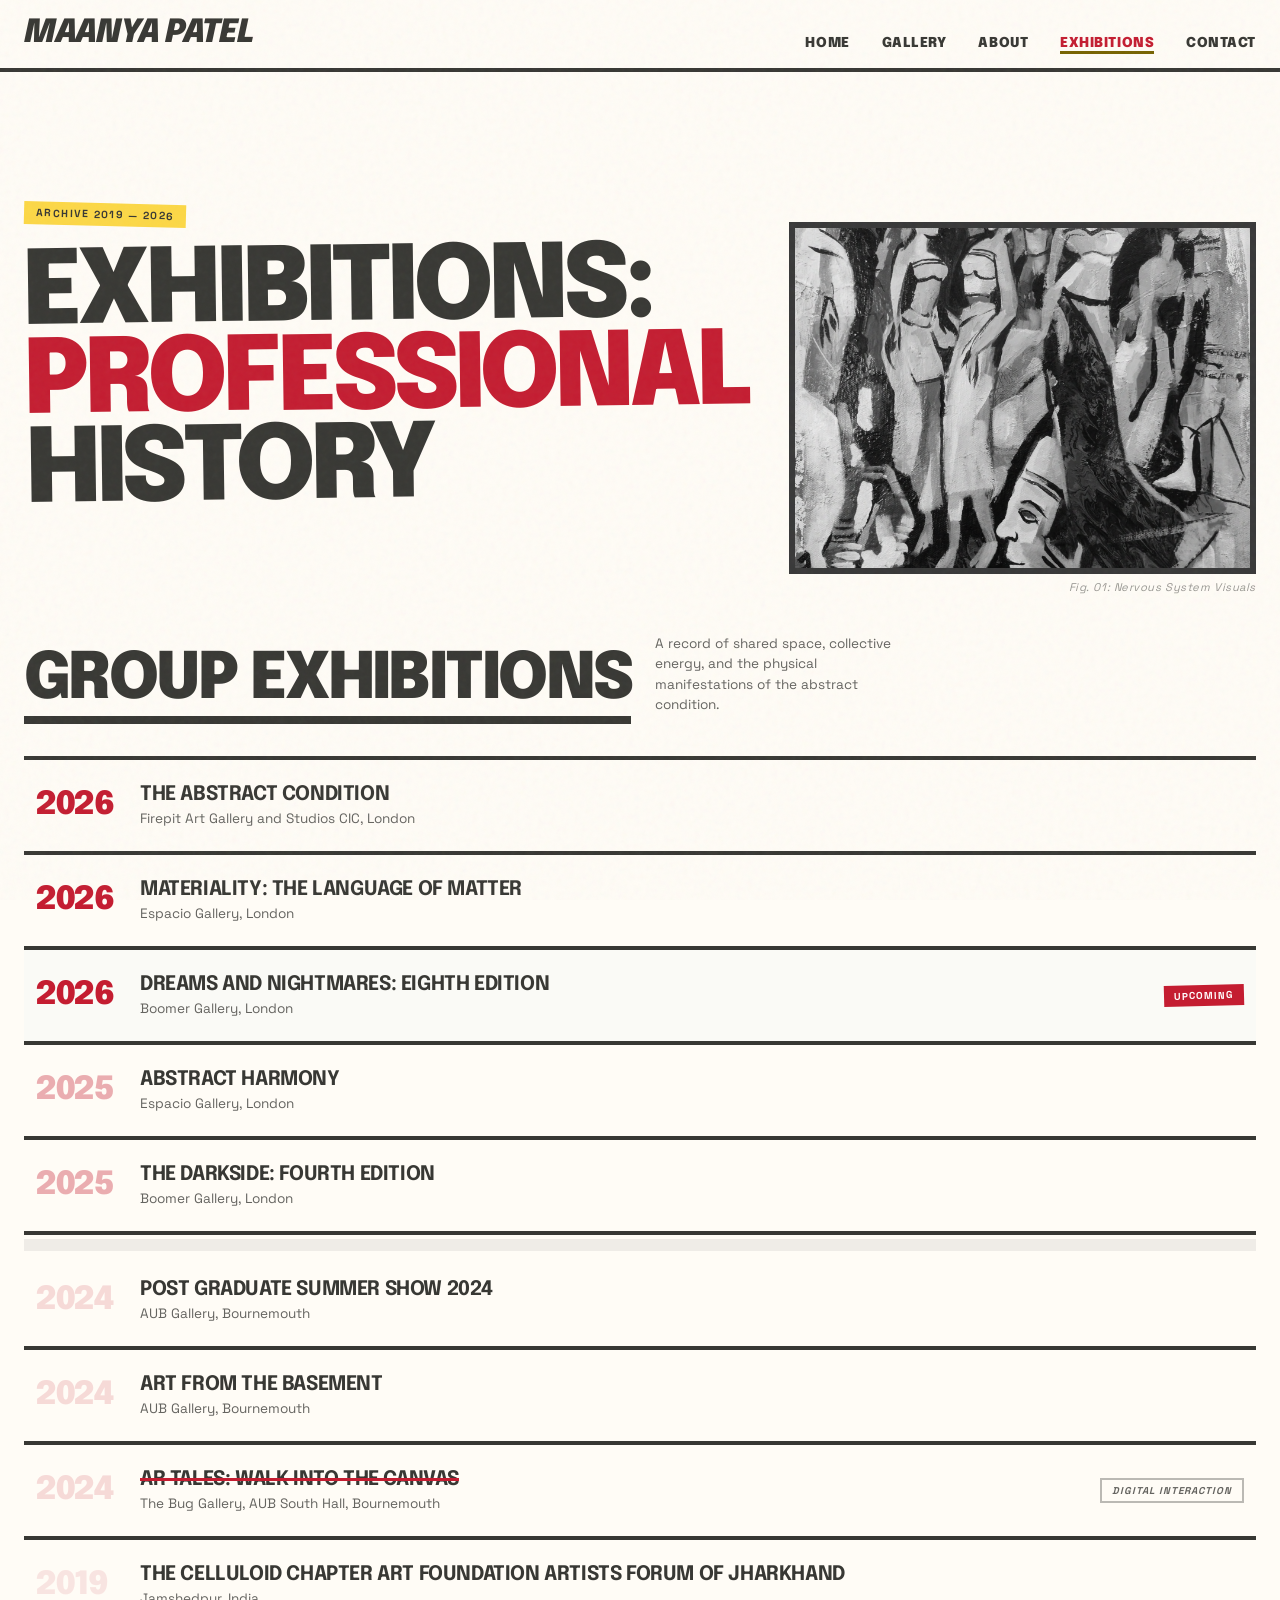
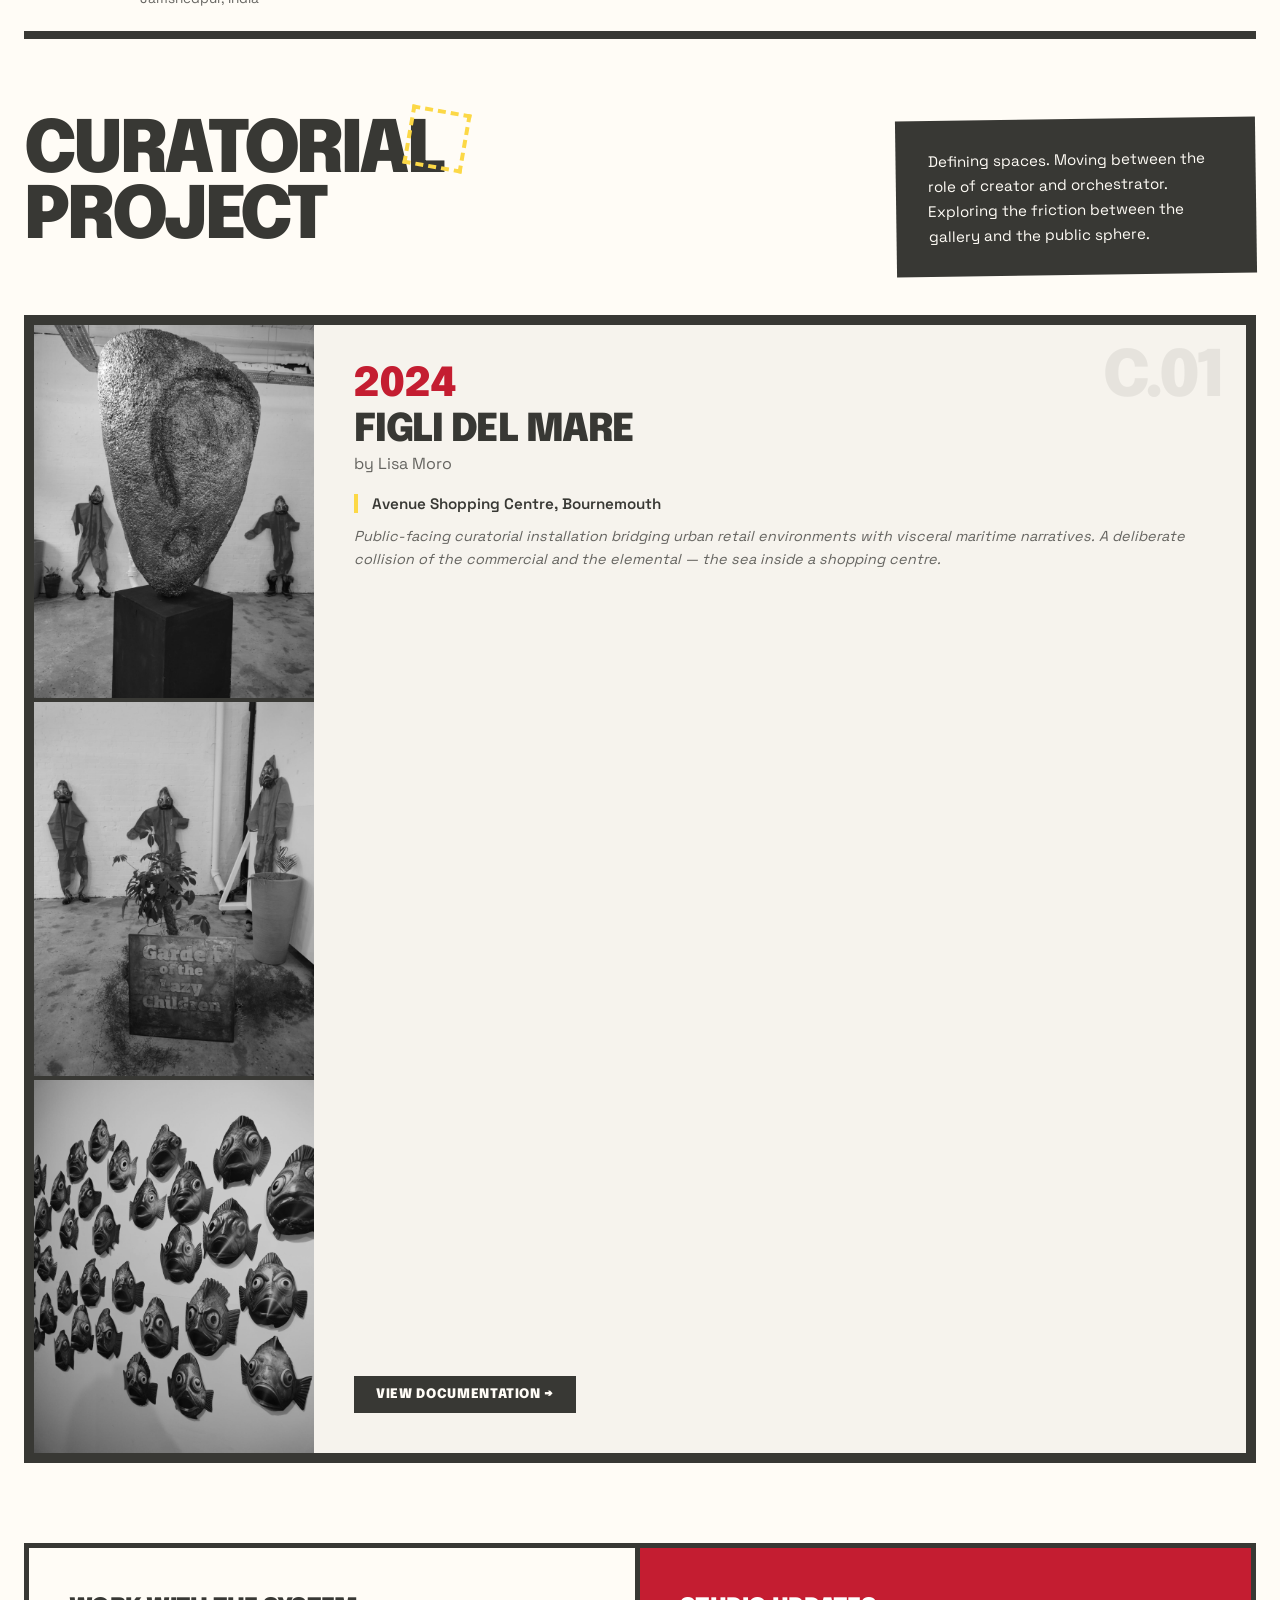
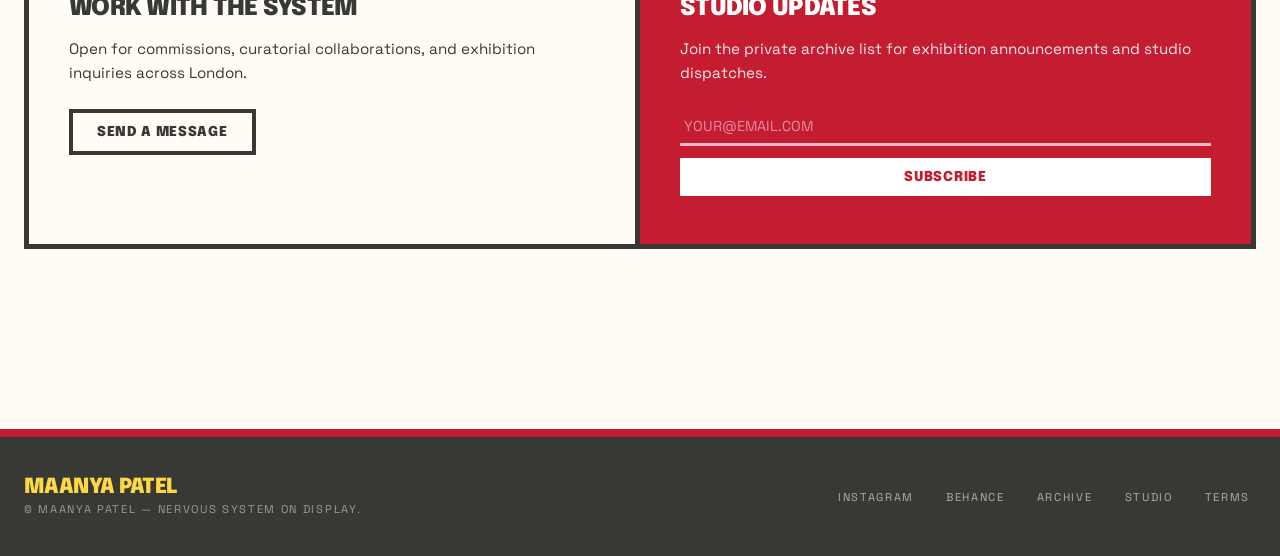
<file: exhibitions.html>
<!DOCTYPE html>
<html lang="en">
<head>
  <meta charset="UTF-8" />
  <meta name="viewport" content="width=device-width, initial-scale=1.0" />
  <title>EXHIBITIONS | MAANYA PATEL — PROFESSIONAL HISTORY</title>
  <link rel="preconnect" href="https://fonts.googleapis.com" />
  <link rel="preconnect" href="https://fonts.gstatic.com" crossorigin />
  <link href="https://fonts.googleapis.com/css2?family=Epilogue:ital,wght@0,400;0,700;0,900;1,900&family=Space+Grotesk:wght@300;400;500;700&display=swap" rel="stylesheet" />
  <link rel="stylesheet" href="styles.css" />
  <style>
    /* ---- Hero ---- */
    .ex-hero {
      display: grid;
      grid-template-columns: 3fr 2fr;
      gap: 40px;
      align-items: start;
      padding: 70px 0 60px;
    }

    .ex-hero h1 {
      font-family: 'Epilogue', sans-serif;
      font-weight: 900;
      font-size: clamp(3rem, 8vw, 6.5rem);
      line-height: 0.87;
      letter-spacing: -0.05em;
      text-transform: uppercase;
      transform: rotate(-0.8deg);
    }

    .ex-hero h1 .red { color: #c41d31; }

    .ex-hero-badge {
      display: inline-block;
      background: #fcd846;
      color: #383834;
      font-size: 0.65rem;
      font-weight: 700;
      letter-spacing: 0.14em;
      text-transform: uppercase;
      padding: 5px 12px;
      transform: rotate(1.5deg);
      margin-bottom: 20px;
    }

    .ex-hero-img {
      position: relative;
      margin-top: 20px;
    }

    .ex-hero-img-inner {
      border: 6px solid #383834;
      overflow: hidden;
      filter: grayscale(1);
      transition: filter 0.5s;
    }

    .ex-hero-img-inner:hover { filter: grayscale(0); }

    .ex-hero-img-inner .canvas { width: 100%; height: 340px; }

    .ex-hero-fig {
      position: absolute;
      bottom: -20px;
      right: 0;
      font-style: italic;
      font-size: 0.7rem;
      opacity: 0.5;
      letter-spacing: 0.05em;
    }

    /* ---- Section Header ---- */
    .section-header {
      display: flex;
      align-items: flex-end;
      gap: 24px;
      margin-bottom: 32px;
    }

    .section-header h2 {
      font-family: 'Epilogue', sans-serif;
      font-weight: 900;
      font-size: clamp(2rem, 5vw, 4rem);
      text-transform: uppercase;
      letter-spacing: -0.04em;
      border-bottom: 8px solid #383834;
      padding-bottom: 4px;
      line-height: 1;
    }

    .section-header p {
      max-width: 260px;
      font-size: 0.85rem;
      line-height: 1.5;
      color: #656460;
      margin-bottom: 8px;
    }

    /* ---- Exhibition List ---- */
    .ex-list {
      border-top: 4px solid #383834;
      margin-bottom: 64px;
    }

    .ex-row {
      border-bottom: 4px solid #383834;
      padding: 24px 12px;
      display: flex;
      align-items: center;
      gap: 24px;
      transition: background 0.08s;
      cursor: default;
    }

    .ex-row:hover { background: #f0eee6; }

    .ex-year {
      font-family: 'Epilogue', sans-serif;
      font-weight: 900;
      font-size: 2rem;
      letter-spacing: -0.04em;
      color: #c41d31;
      min-width: 80px;
    }

    .ex-year.past { opacity: 0.35; }
    .ex-year.older { opacity: 0.15; }

    .ex-info { flex: 1; }

    .ex-title {
      font-family: 'Epilogue', sans-serif;
      font-weight: 700;
      font-size: 1.25rem;
      text-transform: uppercase;
      letter-spacing: -0.02em;
      line-height: 1.1;
    }

    .ex-title.struck {
      text-decoration: line-through;
      text-decoration-color: #c41d31;
      text-decoration-thickness: 3px;
    }

    .ex-venue {
      font-size: 0.85rem;
      color: #656460;
      margin-top: 4px;
    }

    .ex-badge {
      font-size: 0.62rem;
      font-weight: 700;
      text-transform: uppercase;
      letter-spacing: 0.1em;
      padding: 4px 10px;
      white-space: nowrap;
    }

    .ex-badge.upcoming {
      background: #c41d31;
      color: white;
      transform: rotate(-1.5deg);
      display: inline-block;
    }

    .ex-badge.digital {
      font-style: italic;
      color: #656460;
      border: 2px solid #bbb9b4;
    }

    /* ---- Section divider ---- */
    .ex-divider {
      height: 12px;
      background: #383834;
      opacity: 0.08;
      margin: 4px 0;
    }

    /* ---- Curatorial ---- */
    .curatorial-section {
      margin: 80px 0;
    }

    .curatorial-header {
      display: flex;
      justify-content: space-between;
      align-items: flex-start;
      gap: 24px;
      margin-bottom: 40px;
      flex-wrap: wrap;
    }

    .curatorial-title {
      position: relative;
    }

    .curatorial-title h2 {
      font-family: 'Epilogue', sans-serif;
      font-weight: 900;
      font-size: clamp(2.5rem, 6vw, 4.5rem);
      text-transform: uppercase;
      letter-spacing: -0.05em;
      line-height: 0.92;
    }

    .curatorial-title-deco {
      position: absolute;
      right: -24px;
      top: -10px;
      width: 60px;
      height: 60px;
      border: 4px dashed #fcd846;
      transform: rotate(10deg);
    }

    .curatorial-desc {
      background: #383834;
      color: #fffcf6;
      padding: 28px 32px;
      max-width: 360px;
      transform: rotate(-0.8deg);
      font-size: 0.95rem;
      line-height: 1.65;
    }

    .curatorial-card {
      border: 10px solid #383834;
      display: grid;
      grid-template-columns: 280px 1fr;
      position: relative;
    }

    .curatorial-card-img {
      overflow: hidden;
    }

    .curatorial-card-img img,
    .curatorial-card-img .canvas {
      width: 100%;
      height: 100%;
      object-fit: cover;
      min-height: 320px;
      display: block;
      filter: grayscale(1);
      transition: filter 0.4s;
    }

    .curatorial-card-img:hover img,
    .curatorial-card-img:hover .canvas { filter: grayscale(0); }

    .curatorial-card-body {
      padding: 40px 40px;
      display: flex;
      flex-direction: column;
      justify-content: space-between;
      background: #f6f3ed;
    }

    .curatorial-year {
      font-family: 'Epilogue', sans-serif;
      font-weight: 900;
      font-size: 2.5rem;
      color: #c41d31;
      line-height: 1;
    }

    .curatorial-name {
      font-family: 'Epilogue', sans-serif;
      font-weight: 900;
      font-size: clamp(1.8rem, 3vw, 2.8rem);
      text-transform: uppercase;
      letter-spacing: -0.04em;
      line-height: 0.95;
      margin: 8px 0 4px;
    }

    .curatorial-by {
      font-size: 1rem;
      color: #656460;
      margin-bottom: 20px;
    }

    .curatorial-venue {
      border-left: 4px solid #fcd846;
      padding-left: 14px;
      font-size: 0.95rem;
      font-weight: 600;
      margin-bottom: 12px;
    }

    .curatorial-blurb {
      font-style: italic;
      font-size: 0.9rem;
      color: #656460;
      line-height: 1.6;
    }

    .curatorial-num {
      position: absolute;
      top: 20px;
      right: 24px;
      font-family: 'Epilogue', sans-serif;
      font-weight: 900;
      font-size: 4rem;
      opacity: 0.08;
      letter-spacing: -0.06em;
    }

    /* ---- CTA Block ---- */
    .ex-cta {
      display: grid;
      grid-template-columns: 1fr 1fr;
      gap: 0;
      border: 5px solid #383834;
      margin: 60px 0;
    }

    .ex-cta-left {
      padding: 48px 40px;
      background: #fffcf6;
      border-right: 5px solid #383834;
    }

    .ex-cta-right {
      padding: 48px 40px;
      background: #c41d31;
      color: white;
    }

    .ex-cta h3 {
      font-family: 'Epilogue', sans-serif;
      font-weight: 900;
      font-size: 1.5rem;
      text-transform: uppercase;
      letter-spacing: -0.03em;
      margin-bottom: 16px;
    }

    .ex-cta p {
      font-size: 0.95rem;
      line-height: 1.6;
      margin-bottom: 24px;
    }

    .ex-cta-right p { opacity: 0.9; }

    .btn-outline {
      display: inline-block;
      font-family: 'Epilogue', sans-serif;
      font-weight: 900;
      font-size: 0.85rem;
      text-transform: uppercase;
      letter-spacing: 0.05em;
      padding: 12px 24px;
      border: 4px solid #383834;
      text-decoration: none;
      color: #383834;
      transition: all 0.08s;
    }

    .btn-outline:hover {
      background: #383834;
      color: #fffcf6;
      transform: translate(3px, 3px);
    }

    .sub-form {
      display: flex;
      flex-direction: column;
      gap: 12px;
    }

    .sub-form input {
      background: transparent;
      border: none;
      border-bottom: 3px solid rgba(255,255,255,0.7);
      color: white;
      font-family: 'Space Grotesk', sans-serif;
      font-size: 0.9rem;
      padding: 8px 4px;
      outline: none;
    }

    .sub-form input::placeholder { color: rgba(255,255,255,0.5); }

    .sub-form button {
      background: white;
      color: #c41d31;
      border: none;
      font-family: 'Epilogue', sans-serif;
      font-weight: 900;
      font-size: 0.85rem;
      text-transform: uppercase;
      letter-spacing: 0.05em;
      padding: 12px 24px;
      cursor: pointer;
      transition: opacity 0.1s;
    }

    .sub-form button:hover { opacity: 0.9; }

    @media (max-width: 768px) {
      .ex-hero { grid-template-columns: 1fr; }
      .ex-hero-img { display: none; }
      .curatorial-card { grid-template-columns: 1fr; }
      .curatorial-card-img { min-height: 240px; }
      .ex-cta { grid-template-columns: 1fr; }
      .ex-cta-left { border-right: none; border-bottom: 5px solid #383834; }
      .curatorial-header { flex-direction: column; }
    }
  </style>
</head>
<body>

<!-- ===== NAVIGATION ===== -->
<nav class="site-nav">
  <div class="nav-inner">
    <a href="index.html" class="nav-logo">Maanya Patel</a>
    <div class="nav-links">
      <a href="index.html">Home</a>
      <a href="gallery.html">Gallery</a>
      <a href="about.html">About</a>
      <a href="exhibitions.html" class="active">Exhibitions</a>
      <a href="contact.html">Contact</a>
    </div>
    <button class="nav-menu-btn" onclick="toggleMenu()" aria-label="Menu">☰</button>
  </div>
  <div class="nav-mobile" id="mobileMenu">
    <a href="index.html">Home</a>
    <a href="gallery.html">Gallery</a>
    <a href="about.html">About</a>
    <a href="exhibitions.html" class="active">Exhibitions</a>
    <a href="contact.html">Contact</a>
  </div>
</nav>

<!-- ===== MAIN ===== -->
<main class="page-content">

  <!-- Hero -->
  <section class="ex-hero">
    <div>
      <div class="ex-hero-badge">Archive 2019 — 2026</div>
      <h1>
        Exhibitions:<br/>
        <span class="red">Professional</span><br/>
        History
      </h1>
    </div>
    <div class="ex-hero-img">
      <div class="ex-hero-img-inner">
        <img src="images/painting-crowd.jpg" alt="Crowd — Acrylic on canvas" style="width:100%;height:340px;object-fit:cover;display:block;">
      </div>
      <span class="ex-hero-fig">Fig. 01: Nervous System Visuals</span>
    </div>
  </section>

  <!-- Group Exhibitions -->
  <section style="margin-bottom:80px;">
    <div class="section-header">
      <h2>Group Exhibitions</h2>
      <p>A record of shared space, collective energy, and the physical manifestations of the abstract condition.</p>
    </div>

    <div class="ex-list">
      <!-- 2026 -->
      <div class="ex-row">
        <div class="ex-year">2026</div>
        <div class="ex-info">
          <div class="ex-title">The Abstract Condition</div>
          <div class="ex-venue">Firepit Art Gallery and Studios CIC, London</div>
        </div>
        <span style="opacity:0;font-size:1.4rem;">↗</span>
      </div>

      <div class="ex-row">
        <div class="ex-year">2026</div>
        <div class="ex-info">
          <div class="ex-title">Materiality: The Language of Matter</div>
          <div class="ex-venue">Espacio Gallery, London</div>
        </div>
      </div>

      <div class="ex-row" style="background:#fafaf6;">
        <div class="ex-year">2026</div>
        <div class="ex-info">
          <div class="ex-title">Dreams and Nightmares: Eighth Edition</div>
          <div class="ex-venue">Boomer Gallery, London</div>
        </div>
        <span class="ex-badge upcoming">Upcoming</span>
      </div>

      <!-- 2025 -->
      <div class="ex-row">
        <div class="ex-year past">2025</div>
        <div class="ex-info">
          <div class="ex-title">Abstract Harmony</div>
          <div class="ex-venue">Espacio Gallery, London</div>
        </div>
      </div>

      <div class="ex-row">
        <div class="ex-year past">2025</div>
        <div class="ex-info">
          <div class="ex-title">The Darkside: Fourth Edition</div>
          <div class="ex-venue">Boomer Gallery, London</div>
        </div>
      </div>

      <!-- Visual break -->
      <div class="ex-divider"></div>

      <!-- 2024 -->
      <div class="ex-row">
        <div class="ex-year older">2024</div>
        <div class="ex-info">
          <div class="ex-title">Post Graduate Summer Show 2024</div>
          <div class="ex-venue">AUB Gallery, Bournemouth</div>
        </div>
      </div>

      <div class="ex-row">
        <div class="ex-year older">2024</div>
        <div class="ex-info">
          <div class="ex-title">Art from the Basement</div>
          <div class="ex-venue">AUB Gallery, Bournemouth</div>
        </div>
      </div>

      <div class="ex-row">
        <div class="ex-year older">2024</div>
        <div class="ex-info">
          <div class="ex-title struck">AR Tales: Walk Into the Canvas</div>
          <div class="ex-venue">The Bug Gallery, AUB South Hall, Bournemouth</div>
        </div>
        <span class="ex-badge digital">Digital Interaction</span>
      </div>

      <!-- 2019 -->
      <div class="ex-row" style="border-bottom-width:8px;">
        <div class="ex-year" style="opacity:0.1;">2019</div>
        <div class="ex-info">
          <div class="ex-title">The Celluloid Chapter Art Foundation Artists Forum of Jharkhand</div>
          <div class="ex-venue">Jamshedpur, India</div>
        </div>
      </div>
    </div>
  </section>

  <!-- Curatorial Projects -->
  <section class="curatorial-section">
    <div class="curatorial-header">
      <div class="curatorial-title">
        <h2>Curatorial<br/>Project</h2>
        <div class="curatorial-title-deco"></div>
      </div>
      <div class="curatorial-desc">
        Defining spaces. Moving between the role of creator and orchestrator. Exploring the friction between the gallery and the public sphere.
      </div>
    </div>

    <div class="curatorial-card">
      <div class="curatorial-card-img" style="display:flex;flex-direction:column;">
        <div style="overflow:hidden;flex:1;min-height:130px;">
          <img src="images/figli-head.jpg" alt="Figli Del Mare — head sculpture" style="width:100%;height:100%;object-fit:cover;min-height:0;display:block;filter:grayscale(1);transition:filter 0.4s;" onmouseover="this.style.filter='grayscale(0)'" onmouseout="this.style.filter='grayscale(1)'">
        </div>
        <div style="overflow:hidden;flex:1;min-height:130px;border-top:4px solid #383834;">
          <img src="images/figli-garden.jpg" alt="Figli Del Mare — Garden of the Lazy Children" style="width:100%;height:100%;object-fit:cover;min-height:0;display:block;filter:grayscale(1);transition:filter 0.4s;" onmouseover="this.style.filter='grayscale(0)'" onmouseout="this.style.filter='grayscale(1)'">
        </div>
        <div style="overflow:hidden;flex:1;min-height:130px;border-top:4px solid #383834;">
          <img src="images/figli-fish-wall.jpg" alt="Figli Del Mare — fish wall" style="width:100%;height:100%;object-fit:cover;min-height:0;display:block;filter:grayscale(1);transition:filter 0.4s;" onmouseover="this.style.filter='grayscale(0)'" onmouseout="this.style.filter='grayscale(1)'">
        </div>
      </div>
      <div class="curatorial-card-body">
        <div>
          <div class="curatorial-year">2024</div>
          <div class="curatorial-name">Figli Del Mare</div>
          <div class="curatorial-by">by Lisa Moro</div>
          <div class="curatorial-venue">Avenue Shopping Centre, Bournemouth</div>
          <p class="curatorial-blurb">
            Public-facing curatorial installation bridging urban retail environments with visceral maritime narratives. A deliberate collision of the commercial and the elemental — the sea inside a shopping centre.
          </p>
        </div>
        <div style="margin-top:28px;">
          <a href="contact.html" style="display:inline-flex;align-items:center;gap:8px;background:#383834;color:#fffcf6;font-family:'Epilogue',sans-serif;font-weight:900;font-size:0.82rem;text-transform:uppercase;letter-spacing:0.05em;padding:12px 22px;text-decoration:none;transition:transform 0.08s;" onmouseover="this.style.transform='translate(3px,3px)'" onmouseout="this.style.transform='translate(0,0)'">
            View Documentation →
          </a>
        </div>
      </div>
      <div class="curatorial-num">C.01</div>
    </div>
  </section>

  <!-- CTA block -->
  <div class="ex-cta">
    <div class="ex-cta-left">
      <h3>Work With The System</h3>
      <p>Open for commissions, curatorial collaborations, and exhibition inquiries across London.</p>
      <a href="contact.html" class="btn-outline">Send a Message</a>
    </div>
    <div class="ex-cta-right">
      <h3>Studio Updates</h3>
      <p>Join the private archive list for exhibition announcements and studio dispatches.</p>
      <div class="sub-form">
        <input type="email" placeholder="YOUR@EMAIL.COM" />
        <button type="button">Subscribe</button>
      </div>
    </div>
  </div>

</main>

<!-- ===== FOOTER ===== -->
<footer class="site-footer">
  <div class="footer-inner">
    <div>
      <div class="footer-logo">Maanya Patel</div>
      <div class="footer-copy">© Maanya Patel — Nervous System on Display.</div>
    </div>
    <div class="footer-links">
      <a href="#">Instagram</a>
      <a href="#">Behance</a>
      <a href="gallery.html">Archive</a>
      <a href="contact.html">Studio</a>
      <a href="#">Terms</a>
    </div>
  </div>
</footer>

<script>
  function toggleMenu() {
    document.getElementById('mobileMenu').classList.toggle('open');
  }
</script>
</body>
</html>
</file>
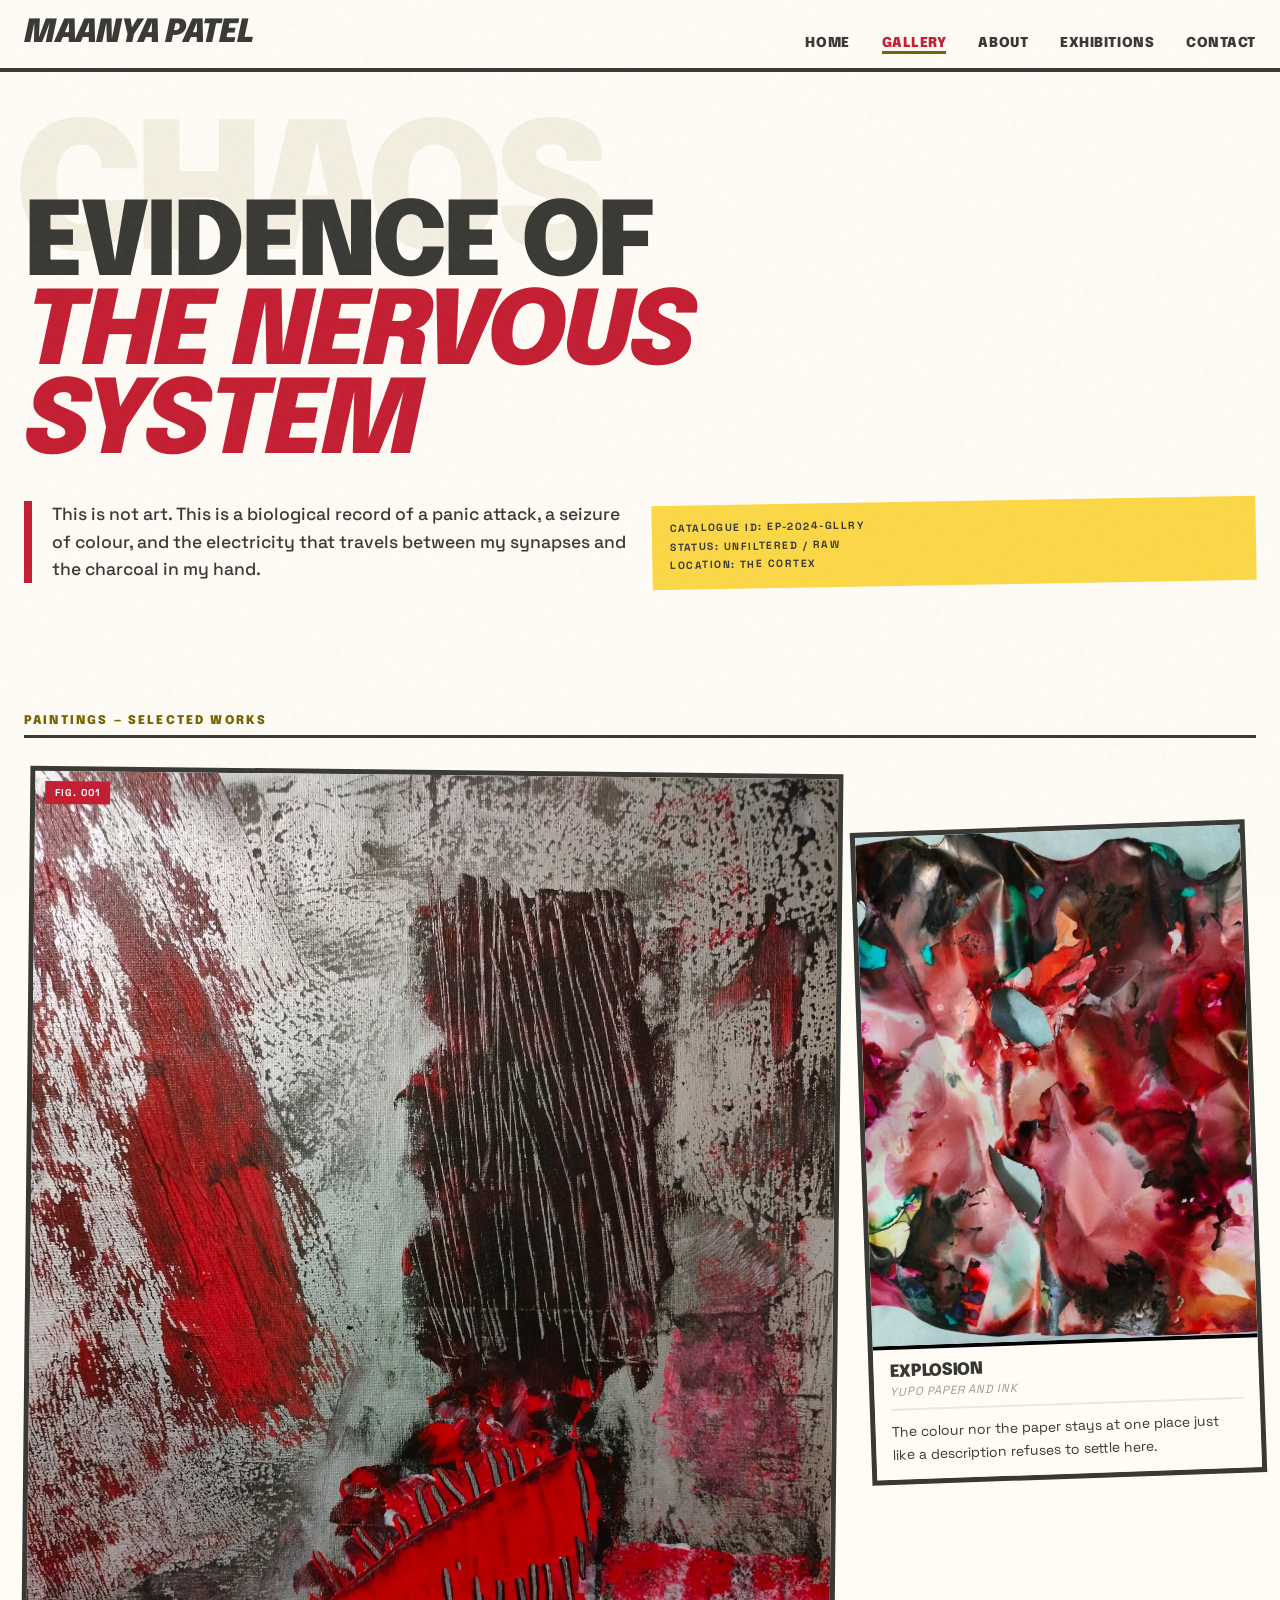
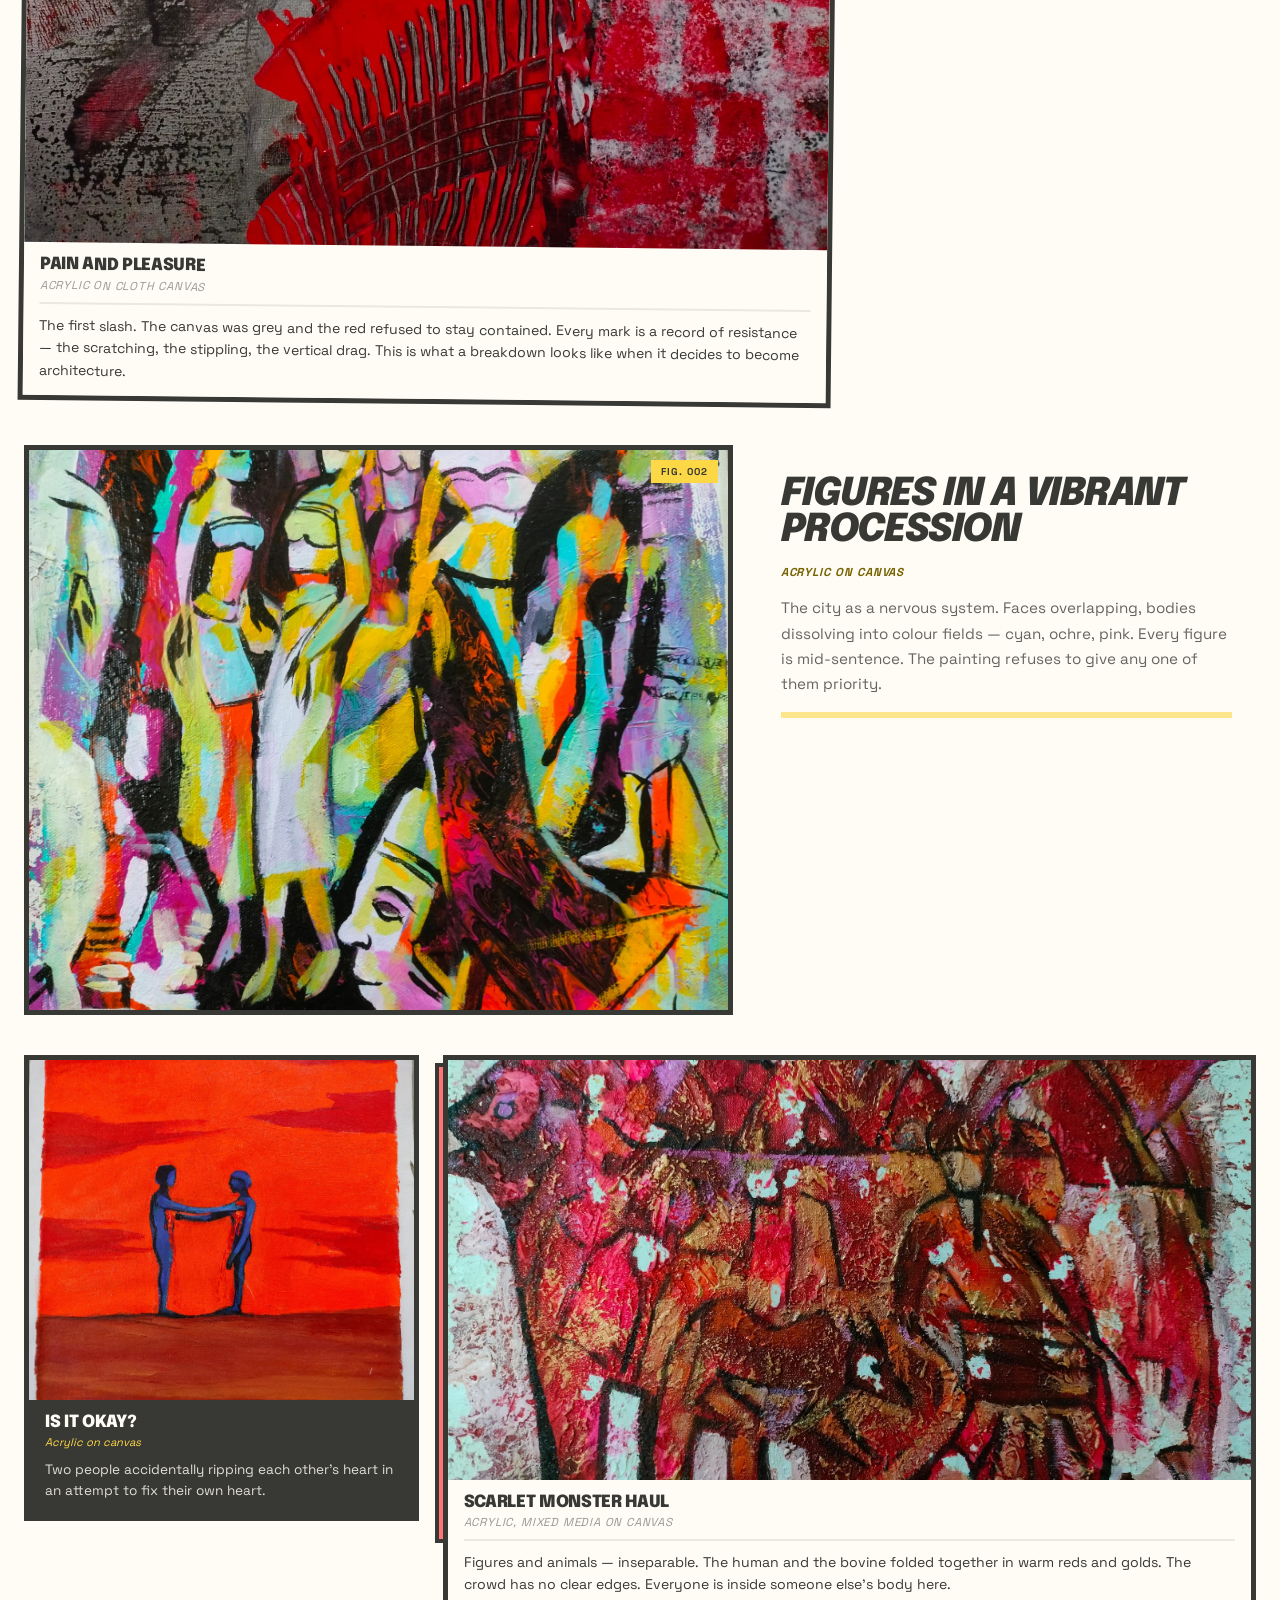
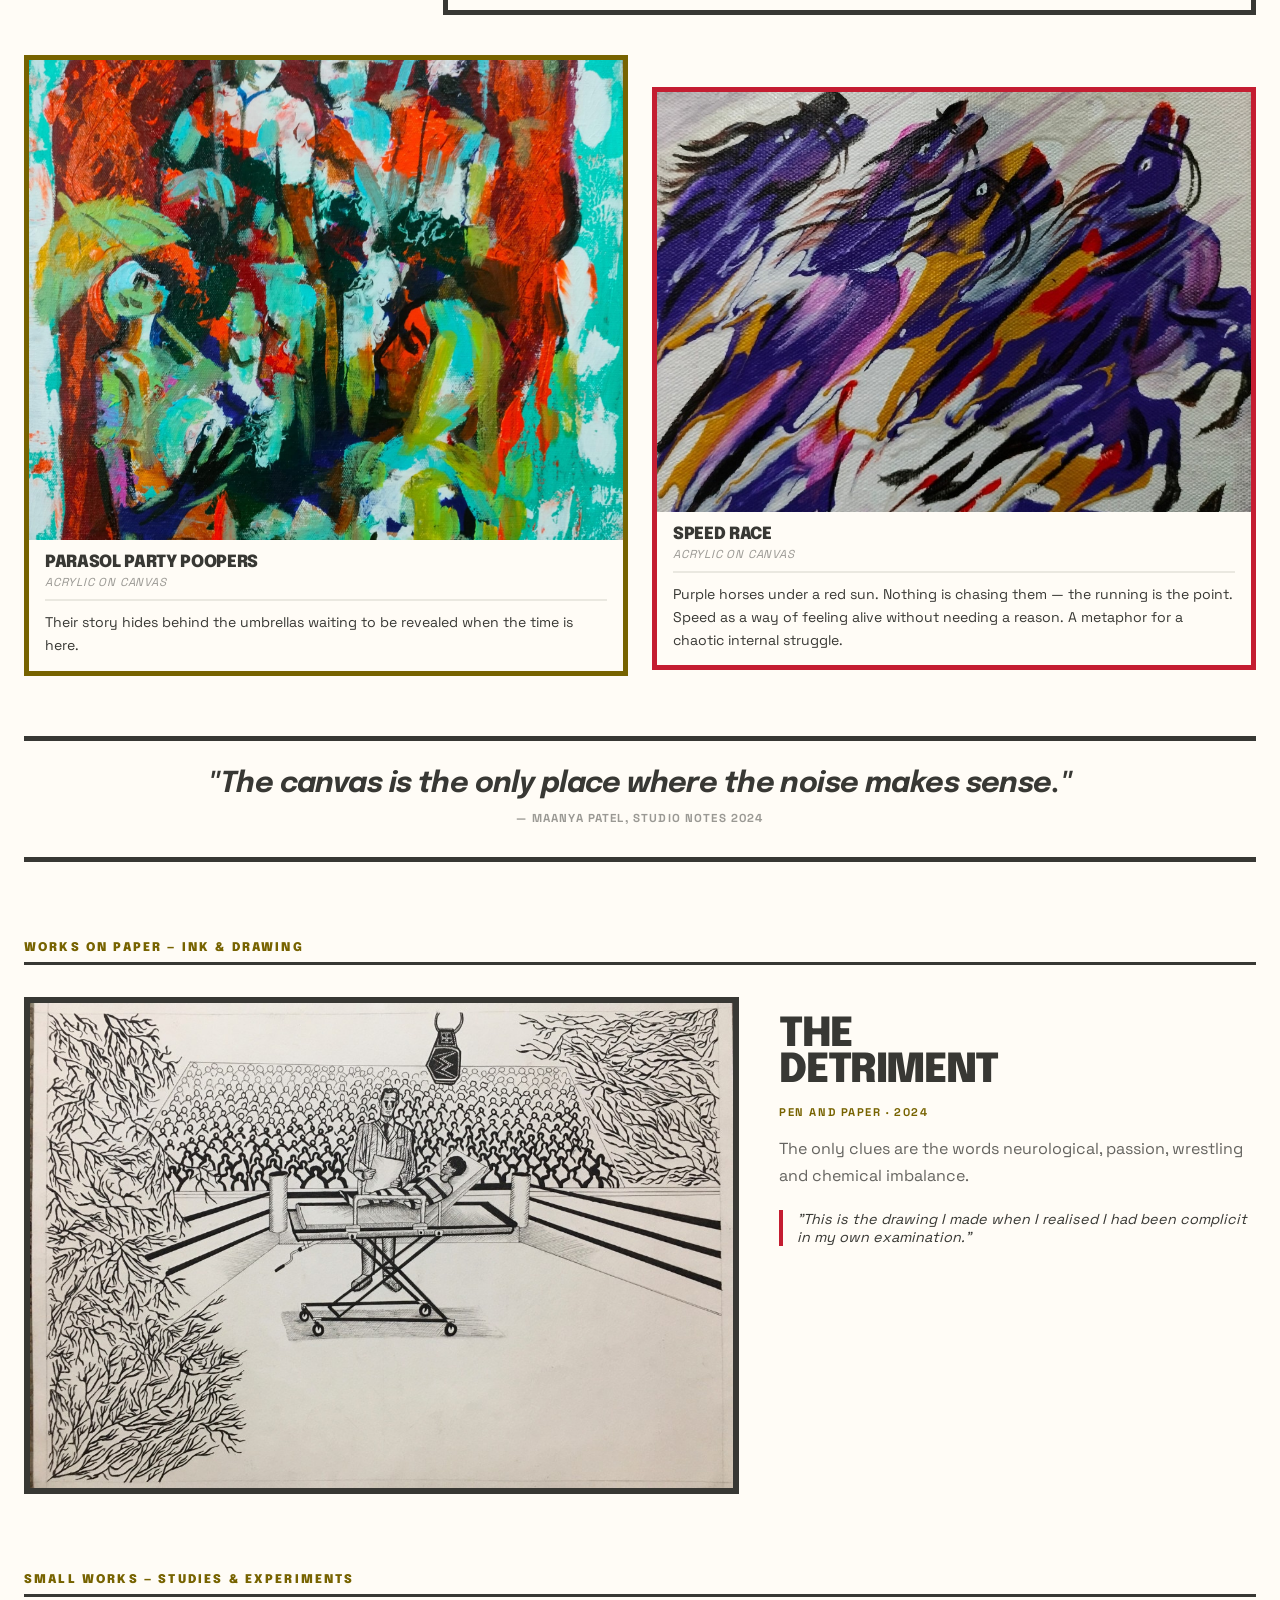
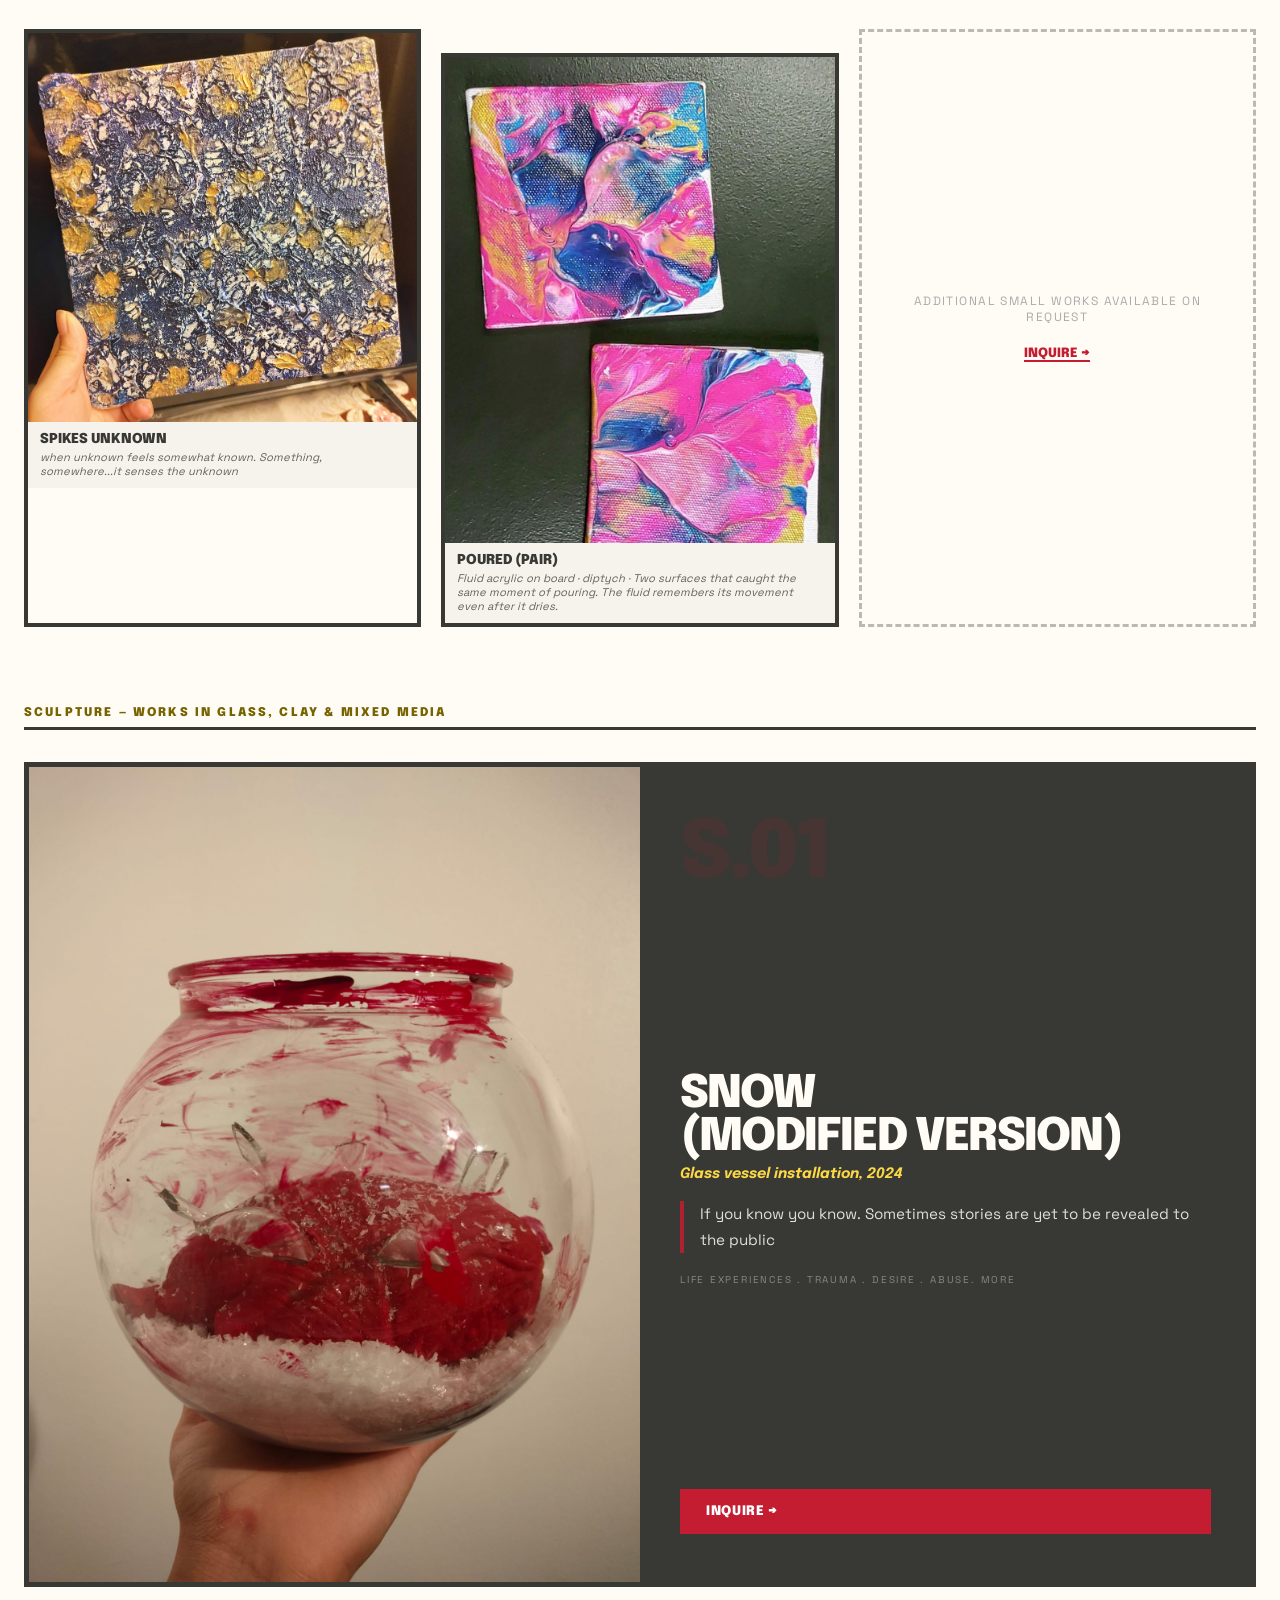
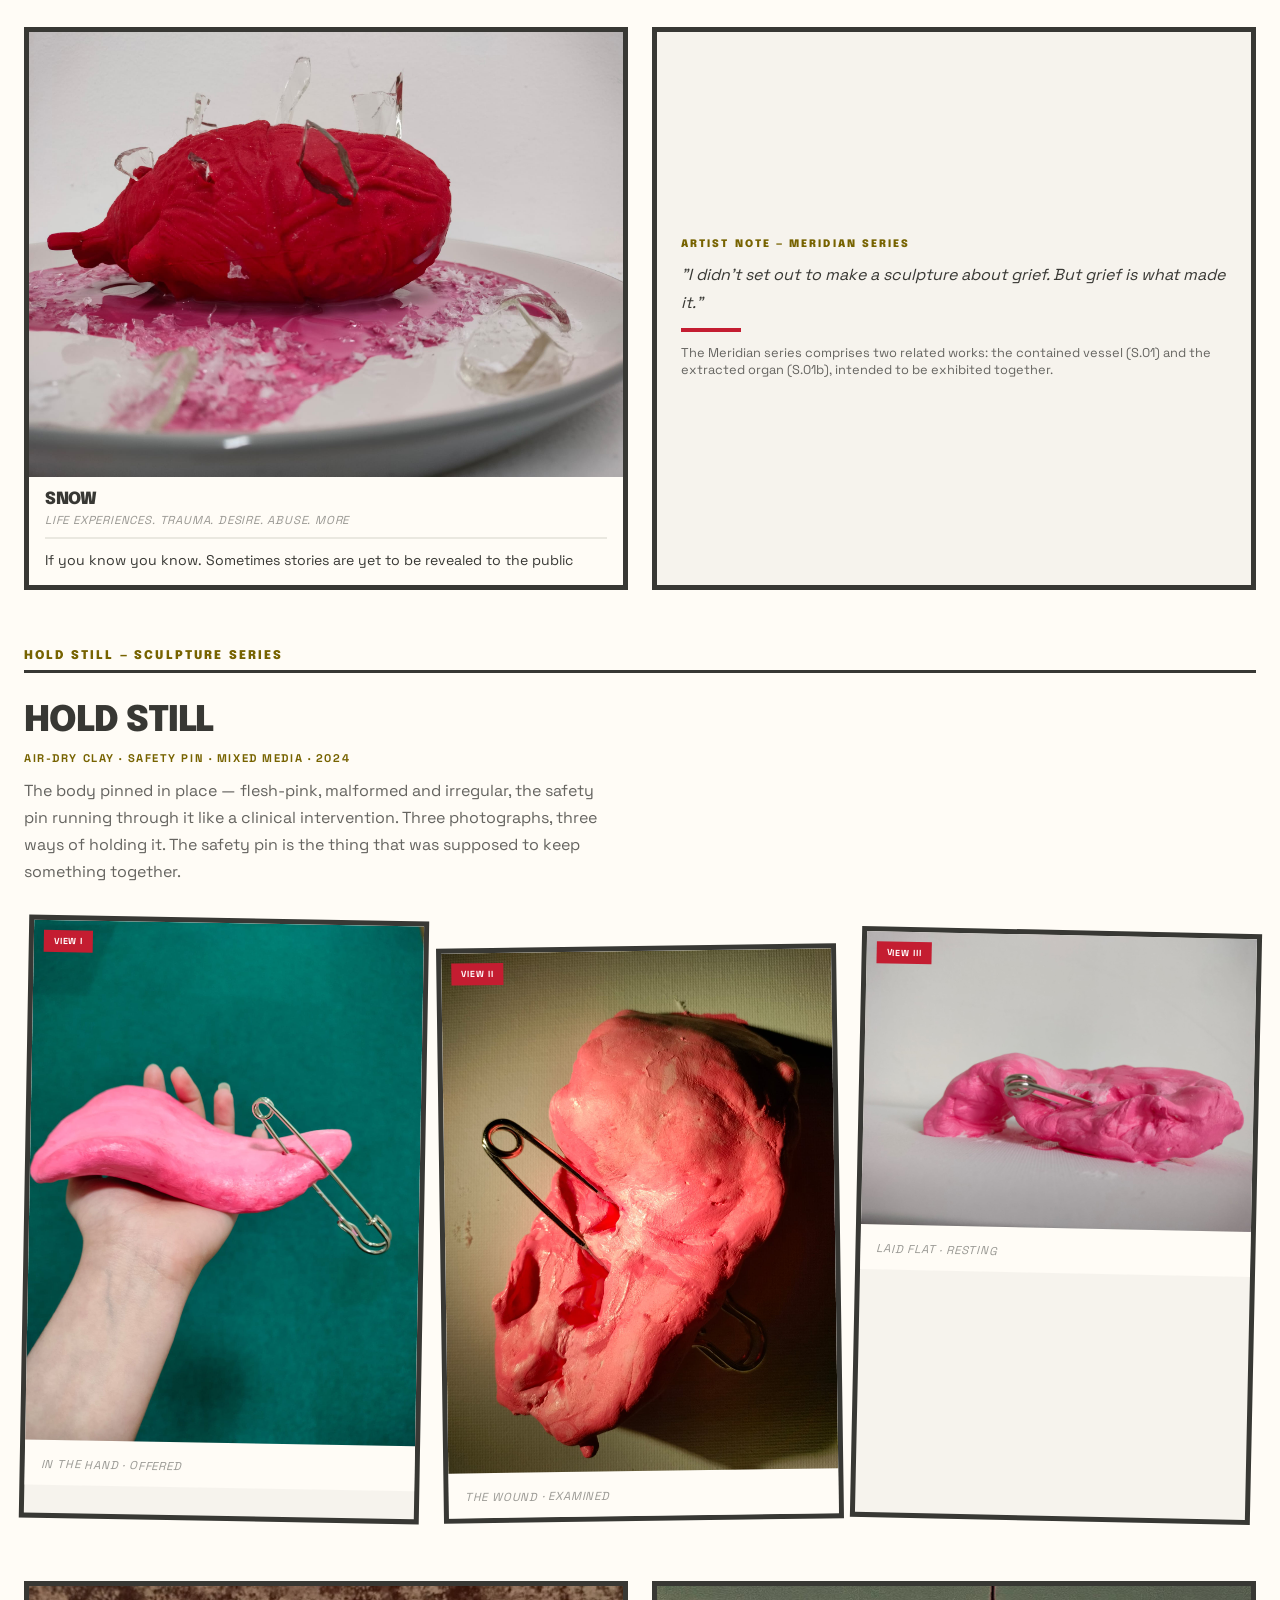
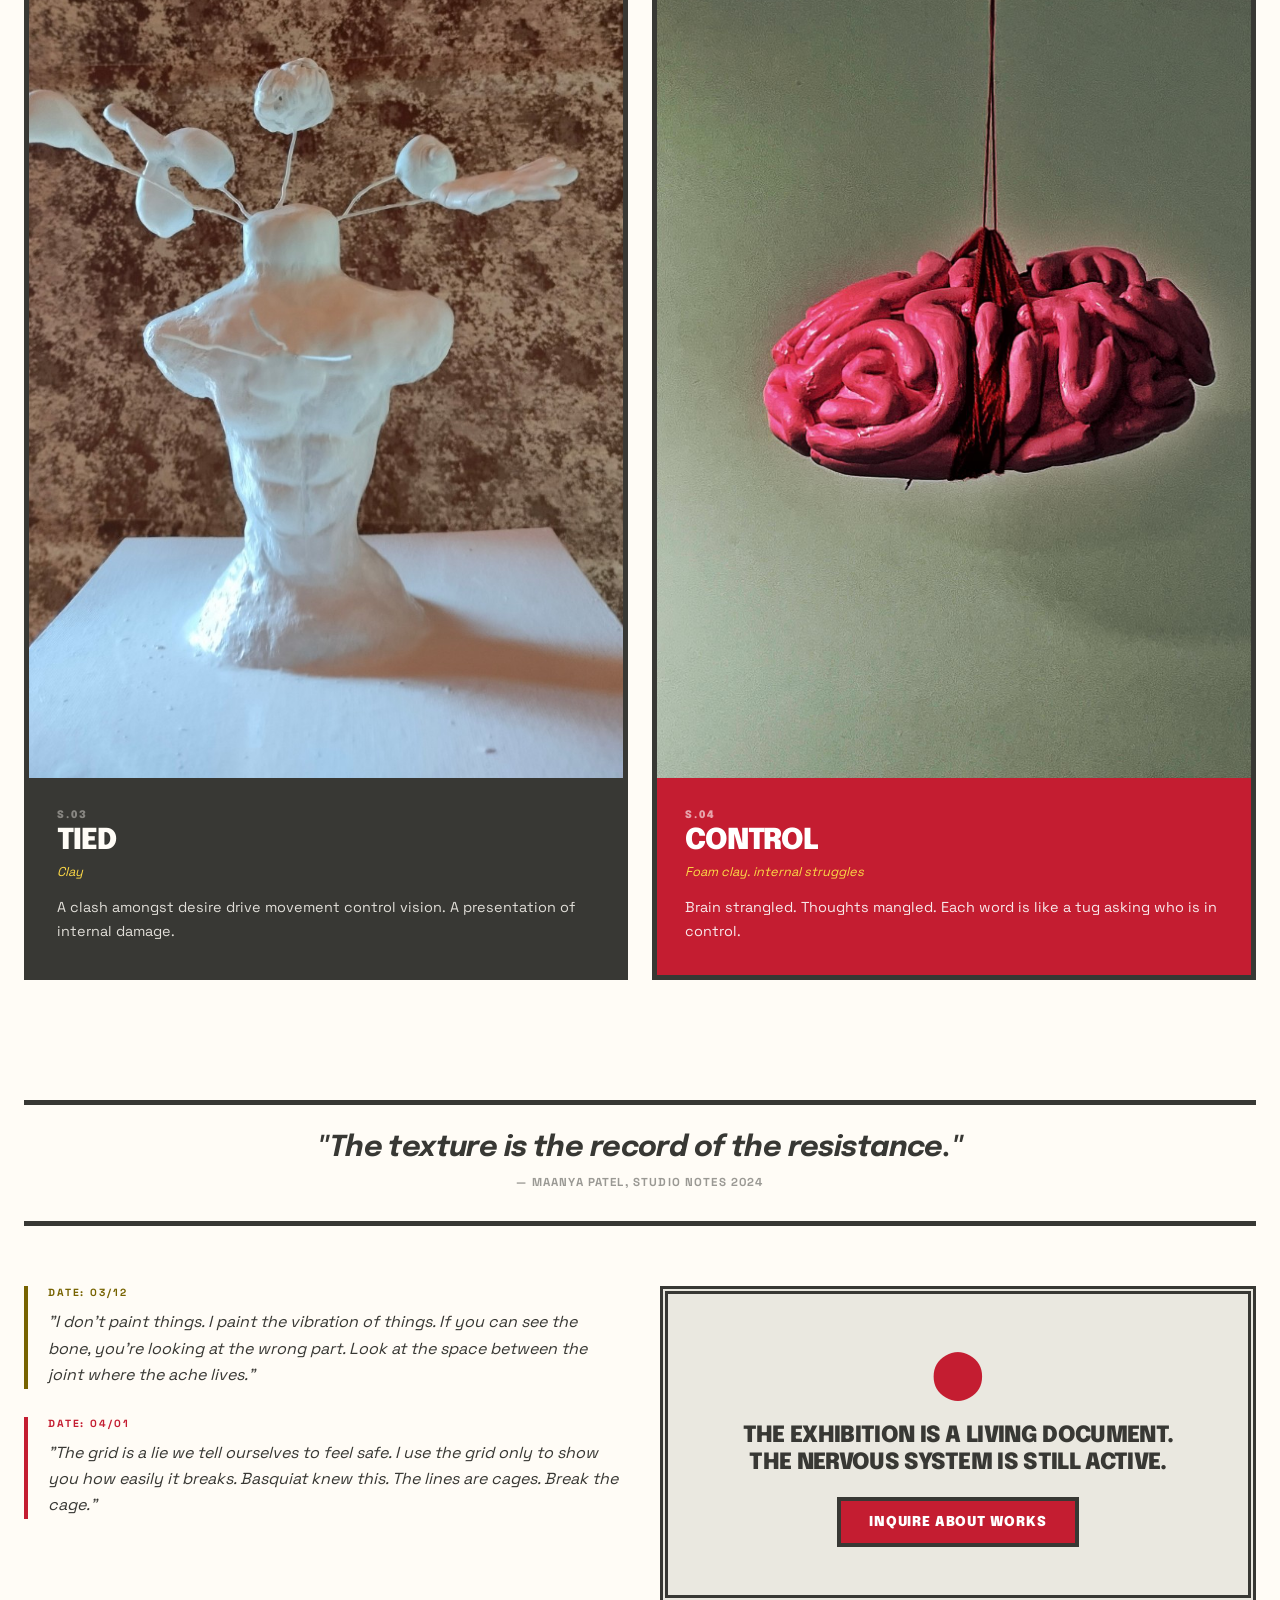
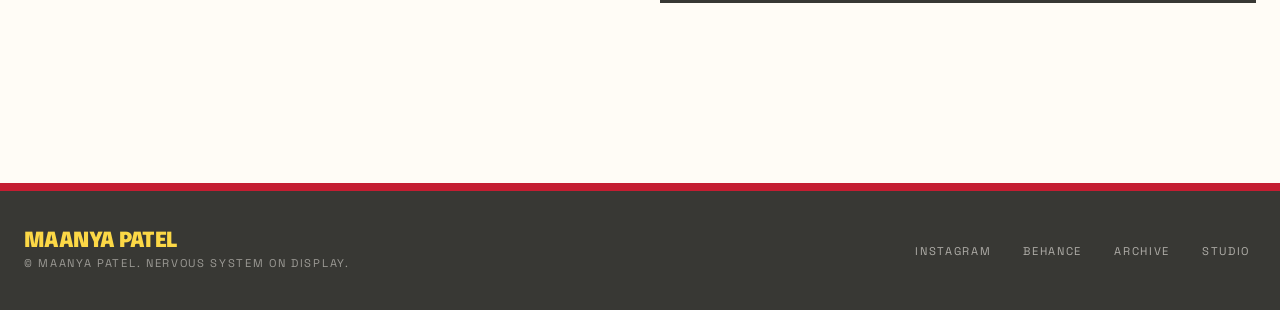
<file: gallery.html>
<!DOCTYPE html>
<html lang="en">
<head>
  <meta charset="UTF-8" />
  <meta name="viewport" content="width=device-width, initial-scale=1.0" />
  <title>GALLERY | MAANYA PATEL — EVIDENCE OF THE NERVOUS SYSTEM</title>
  <link rel="preconnect" href="https://fonts.googleapis.com" />
  <link rel="preconnect" href="https://fonts.gstatic.com" crossorigin />
  <link href="https://fonts.googleapis.com/css2?family=Epilogue:ital,wght@0,400;0,700;0,900;1,900&family=Space+Grotesk:wght@300;400;500;700&display=swap" rel="stylesheet" />
  <link rel="stylesheet" href="styles.css" />
  <style>
    .g-hero {
      padding: 70px 0 50px;
      position: relative;
    }
    .g-hero-ghost {
      position: absolute;
      top: -20px; left: -10px;
      font-family: 'Epilogue', sans-serif;
      font-weight: 900;
      font-size: clamp(5rem, 15vw, 11rem);
      text-transform: uppercase;
      color: #776300;
      opacity: 0.08;
      line-height: 1;
      pointer-events: none;
      user-select: none;
      letter-spacing: -0.05em;
    }
    .g-hero h1 {
      font-family: 'Epilogue', sans-serif;
      font-weight: 900;
      font-size: clamp(3rem, 8vw, 6.5rem);
      line-height: 0.87;
      letter-spacing: -0.04em;
      text-transform: uppercase;
      position: relative;
      z-index: 1;
    }
    .g-hero h1 .red { color: #c41d31; font-style: italic; }
    .g-hero-meta {
      display: grid;
      grid-template-columns: 1fr 1fr;
      gap: 24px;
      margin-top: 32px;
      align-items: start;
    }
    .g-hero-desc {
      font-size: 1.1rem;
      font-weight: 500;
      line-height: 1.55;
      border-left: 8px solid #c41d31;
      padding-left: 20px;
    }
    .g-hero-catalogue {
      background: #fcd846;
      padding: 14px 18px;
      transform: rotate(-1deg);
      align-self: flex-start;
    }
    .g-hero-catalogue p {
      font-family: 'Space Grotesk', sans-serif;
      font-size: 0.65rem;
      font-weight: 700;
      text-transform: uppercase;
      letter-spacing: 0.14em;
      line-height: 1.8;
    }

    /* ---- Section labels ---- */
    .section-label {
      font-family: 'Epilogue', sans-serif;
      font-weight: 900;
      font-size: 0.75rem;
      text-transform: uppercase;
      letter-spacing: 0.18em;
      border-bottom: 3px solid #383834;
      padding-bottom: 8px;
      margin: 80px 0 32px;
      color: #776300;
    }

    /* ---- Art Grid ---- */
    .art-grid {
      display: grid;
      grid-template-columns: repeat(12, 1fr);
      gap: 24px;
      margin-bottom: 40px;
      align-items: start;
    }
    .art-grid > * { min-width: 0; }
    .c8  { grid-column: span 8; }
    .c4  { grid-column: span 4; }
    .c12 { grid-column: span 12; }
    .c5  { grid-column: span 5; }
    .c7  { grid-column: span 7; }
    .c6  { grid-column: span 6; }
    .c3  { grid-column: span 3; }

    .art-card {
      border: 5px solid #383834;
      overflow: hidden;
      position: relative;
      background: #f6f3ed;
      transition: transform 0.15s;
    }
    .art-card:hover { transform: translate(-3px, -3px); }
    .art-card img {
      width: 100%;
      display: block;
      object-fit: cover;
    }
    .art-card-label {
      padding: 14px 16px;
      background: #fffcf6;
    }
    .art-card-label h3 {
      font-family: 'Epilogue', sans-serif;
      font-weight: 900;
      font-size: 1.05rem;
      text-transform: uppercase;
      letter-spacing: -0.02em;
      line-height: 1.1;
    }
    .art-card-label .medium {
      font-size: 0.72rem;
      opacity: 0.5;
      text-transform: uppercase;
      letter-spacing: 0.07em;
      margin-top: 3px;
      font-style: italic;
    }
    .art-card-label .statement {
      font-size: 0.88rem;
      line-height: 1.6;
      margin-top: 10px;
      color: #383834;
      border-top: 2px solid #eae8e0;
      padding-top: 10px;
    }
    .art-card-dark {
      background: #383834;
      color: #fffcf6;
      padding: 14px 16px;
    }
    .art-card-dark h3 {
      font-family: 'Epilogue', sans-serif;
      font-weight: 900;
      font-size: 1.05rem;
      text-transform: uppercase;
      letter-spacing: -0.02em;
    }
    .art-card-dark .medium { color: #fcd846; font-size: 0.7rem; font-style: italic; margin-top: 4px; }
    .art-card-dark .statement { font-size: 0.85rem; line-height: 1.6; margin-top: 10px; opacity: 0.85; }

    .art-tag {
      position: absolute;
      background: #c41d31;
      color: white;
      font-family: 'Space Grotesk', sans-serif;
      font-size: 0.62rem;
      font-weight: 700;
      text-transform: uppercase;
      letter-spacing: 0.1em;
      padding: 5px 10px;
      z-index: 10;
    }
    .art-tag.tr { top: 10px; right: 10px; }
    .art-tag.tl { top: 10px; left: 10px; }
    .art-tag.yellow { background: #fcd846; color: #383834; }

    .art-rotated {
      transform: rotate(-2deg);
      transition: transform 0.18s;
    }
    .art-rotated:hover { transform: rotate(0deg) translate(-3px,-3px); }

    /* ---- Side info panel ---- */
    .info-panel {
      padding: 32px 24px 0;
      display: flex;
      flex-direction: column;
      justify-content: flex-end;
      gap: 16px;
    }
    .info-panel h3 {
      font-family: 'Epilogue', sans-serif;
      font-weight: 900;
      font-style: italic;
      font-size: 2.4rem;
      text-transform: uppercase;
      letter-spacing: -0.04em;
      line-height: 0.95;
    }
    .info-panel .medium {
      font-size: 0.72rem;
      font-style: italic;
      color: #776300;
      font-weight: 700;
      text-transform: uppercase;
      letter-spacing: 0.08em;
    }
    .info-panel p {
      font-size: 0.95rem;
      line-height: 1.65;
      color: #656460;
    }
    .info-panel .divider {
      height: 6px;
      background: #fcd846;
      width: 100%;
      opacity: 0.6;
    }

    /* ---- Quote break ---- */
    .quote-break {
      border-top: 5px solid #383834;
      border-bottom: 5px solid #383834;
      padding: 28px 0;
      text-align: center;
      margin: 60px 0;
    }
    .quote-break p {
      font-family: 'Epilogue', sans-serif;
      font-weight: 700;
      font-style: italic;
      font-size: clamp(1.2rem, 2.8vw, 1.8rem);
      letter-spacing: -0.02em;
    }

    /* ---- Triptych row ---- */
    .triptych {
      display: grid;
      grid-template-columns: 1fr 1fr 1fr;
      gap: 16px;
      margin-bottom: 40px;
    }

    /* ---- Sculpture hero ---- */
    .sculpture-hero {
      display: grid;
      grid-template-columns: 1fr 1fr;
      gap: 0;
      border: 5px solid #383834;
      margin-bottom: 40px;
    }
    .sculpture-hero-img { overflow: hidden; }
    .sculpture-hero-img img { width: 100%; height: 100%; object-fit: cover; min-height: 400px; display: block; }
    .sculpture-hero-info {
      background: #383834;
      color: #fffcf6;
      padding: 48px 40px;
      display: flex;
      flex-direction: column;
      justify-content: space-between;
    }
    .sculpture-hero-num {
      font-family: 'Epilogue', sans-serif;
      font-weight: 900;
      font-size: 5rem;
      line-height: 1;
      opacity: 0.1;
      color: #c41d31;
      letter-spacing: -0.05em;
    }
    .sculpture-hero-title {
      font-family: 'Epilogue', sans-serif;
      font-weight: 900;
      font-size: clamp(1.8rem, 3.5vw, 2.8rem);
      text-transform: uppercase;
      letter-spacing: -0.04em;
      line-height: 0.95;
      margin-bottom: 8px;
    }
    .sculpture-hero-sub {
      color: #fcd846;
      font-family: 'Epilogue', sans-serif;
      font-weight: 700;
      font-style: italic;
      font-size: 0.9rem;
      margin-bottom: 20px;
    }
    .sculpture-hero-desc {
      font-size: 0.95rem;
      line-height: 1.7;
      opacity: 0.85;
      border-left: 4px solid #c41d31;
      padding-left: 16px;
      margin-bottom: 20px;
    }
    .sculpture-hero-medium {
      font-size: 0.62rem;
      text-transform: uppercase;
      letter-spacing: 0.18em;
      opacity: 0.4;
    }

    /* ---- Pair layout ---- */
    .pair-grid {
      display: grid;
      grid-template-columns: 1fr 1fr;
      gap: 24px;
      margin-bottom: 40px;
    }

    /* ---- Drawing section ---- */
    .drawing-section {
      display: grid;
      grid-template-columns: 3fr 2fr;
      gap: 40px;
      margin-bottom: 60px;
      align-items: start;
    }
    .drawing-text { padding: 20px 0; }
    .drawing-text h3 {
      font-family: 'Epilogue', sans-serif;
      font-weight: 900;
      font-size: 2.5rem;
      text-transform: uppercase;
      letter-spacing: -0.04em;
      line-height: 0.9;
      margin-bottom: 16px;
    }
    .drawing-text .medium {
      font-size: 0.7rem;
      font-weight: 700;
      text-transform: uppercase;
      letter-spacing: 0.14em;
      color: #776300;
      margin-bottom: 16px;
    }
    .drawing-text p { font-size: 1rem; line-height: 1.7; color: #656460; }

    /* ---- Small works row ---- */
    .small-works {
      display: grid;
      grid-template-columns: 1fr 1fr 1fr;
      gap: 20px;
      margin-bottom: 40px;
    }
    .small-card {
      border: 4px solid #383834;
      overflow: hidden;
    }
    .small-card img { width: 100%; display: block; object-fit: cover; }
    .small-card-label {
      padding: 10px 12px;
      background: #f6f3ed;
    }
    .small-card-label h4 {
      font-family: 'Epilogue', sans-serif;
      font-weight: 900;
      font-size: 0.85rem;
      text-transform: uppercase;
      letter-spacing: -0.01em;
    }
    .small-card-label p {
      font-size: 0.7rem;
      color: #656460;
      margin-top: 4px;
      font-style: italic;
    }

    /* ---- Process notes ---- */
    .process-grid {
      display: grid;
      grid-template-columns: 1fr 1fr;
      gap: 40px;
      margin: 60px 0;
    }
    .process-note { border-left: 4px solid #776300; padding-left: 20px; margin-bottom: 28px; }
    .process-note-date { font-size: 0.65rem; font-weight: 700; text-transform: uppercase; letter-spacing: 0.18em; color: #776300; margin-bottom: 10px; }
    .process-note p { font-size: 1rem; font-style: italic; line-height: 1.65; }
    .process-cta {
      background: #eae8e0;
      border: 8px double #383834;
      padding: 48px;
      display: flex;
      flex-direction: column;
      align-items: center;
      justify-content: center;
      text-align: center;
      gap: 20px;
    }
    .process-cta h3 {
      font-family: 'Epilogue', sans-serif;
      font-weight: 900;
      font-size: 1.4rem;
      text-transform: uppercase;
      letter-spacing: -0.03em;
      line-height: 1.2;
    }

    @media (max-width: 900px) {
      .art-grid { grid-template-columns: 1fr 1fr; }
      .c8,.c4,.c12,.c5,.c7,.c6 { grid-column: span 2; }
      .c3 { grid-column: span 1; }
      .sculpture-hero { grid-template-columns: 1fr; }
      .sculpture-hero-img img { min-height: 300px; }
      .triptych { grid-template-columns: 1fr 1fr; }
      .drawing-section { grid-template-columns: 1fr; }
      .pair-grid { grid-template-columns: 1fr; }
      .process-grid { grid-template-columns: 1fr; }
      .g-hero-meta { grid-template-columns: 1fr; }
    }
    @media (max-width: 600px) {
      .art-grid { grid-template-columns: 1fr; }
      .triptych { grid-template-columns: 1fr; }
      .small-works { grid-template-columns: 1fr 1fr; }
    }
  </style>
</head>
<body>

<nav class="site-nav">
  <div class="nav-inner">
    <a href="index.html" class="nav-logo">Maanya Patel</a>
    <div class="nav-links">
      <a href="index.html">Home</a>
      <a href="gallery.html" class="active">Gallery</a>
      <a href="about.html">About</a>
      <a href="exhibitions.html">Exhibitions</a>
      <a href="contact.html">Contact</a>
    </div>
    <button class="nav-menu-btn" onclick="toggleMenu()" aria-label="Menu">☰</button>
  </div>
  <div class="nav-mobile" id="mobileMenu">
    <a href="index.html">Home</a>
    <a href="gallery.html" class="active">Gallery</a>
    <a href="about.html">About</a>
    <a href="exhibitions.html">Exhibitions</a>
    <a href="contact.html">Contact</a>
  </div>
</nav>

<main class="page-content">

  <!-- Hero -->
  <section class="g-hero">
    <div class="g-hero-ghost">CHAOS</div>
    <h1>
      Evidence of<br/>
      <span class="red">The Nervous<br/>System</span>
    </h1>
    <div class="g-hero-meta">
      <p class="g-hero-desc">
        This is not art. This is a biological record of a panic attack, a seizure of colour, and the electricity that travels between my synapses and the charcoal in my hand.
      </p>
      <div class="g-hero-catalogue">
        <p>Catalogue ID: EP-2024-GLLRY<br/>Status: Unfiltered / Raw<br/>Location: The Cortex</p>
      </div>
    </div>
  </section>

  <!-- ======== PAINTINGS ======== -->
  <div class="section-label">Paintings — Selected Works</div>

  <!-- Row 1: Breach (large) + Eruption (offset) -->
  <div class="art-grid">
    <div class="c8 art-card" style="transform:rotate(0.6deg);" onmouseover="this.style.transform='translate(-3px,-3px)'" onmouseout="this.style.transform='rotate(0.6deg)'">
      <div class="art-tag tl">FIG. 001</div>
      <img src="images/painting-breach.jpg" alt="Breach" style="aspect-ratio:3/4;" />
      <div class="art-card-label">
        <h3>Pain and Pleasure</h3>
        <div class="medium">Acrylic on cloth canvas</div>
        <p class="statement">The first slash. The canvas was grey and the red refused to stay contained. Every mark is a record of resistance — the scratching, the stippling, the vertical drag. This is what a breakdown looks like when it decides to become architecture.</p>
      </div>
    </div>
    <div class="c4" style="margin-top:56px;">
      <div class="art-card art-rotated">
        <img src="images/painting-eruption.jpg" alt="Explosion" style="aspect-ratio:3/4;" />
        <div class="art-card-label">
          <h3>Explosion</h3>
          <div class="medium">Yupo paper and ink</div>
          <p class="statement">The colour nor the paper stays at one place just like a description refuses to settle here.</p>
        </div>
      </div>
    </div>
  </div>

  <!-- Row 2: Crowd (wide) + text panel -->
  <div class="art-grid">
    <div class="c7 art-card">
      <img src="images/painting-crowd.jpg" alt="Crowd" style="height:560px;" />
      <div class="art-tag tr yellow">FIG. 002</div>
    </div>
    <div class="c5 info-panel">
      <h3>Figures in a Vibrant Procession</h3>
      <div class="medium">Acrylic on canvas</div>
      <p>The city as a nervous system. Faces overlapping, bodies dissolving into colour fields — cyan, ochre, pink. Every figure is mid-sentence. The painting refuses to give any one of them priority.</p>
      <div class="divider"></div>
    </div>
  </div>

  <!-- Row 3: Transmission (dark) + Herd (featured with offset shadow) -->
  <div class="art-grid" style="margin-top:40px;">
    <div class="c4 art-card" style="background:#383834;">
      <img src="images/painting-transmission.jpg" alt="Is it okay?" style="height:340px;" />
      <div class="art-card-dark">
        <h3>Is it okay?</h3>
        <div class="medium">Acrylic on canvas</div>
        <p class="statement">Two people accidentally ripping each other's heart in an attempt to fix their own heart.</p>
      </div>
    </div>
    <div class="c8" style="position:relative;">
      <div style="position:absolute;top:0;left:0;width:100%;height:calc(100% - 80px);background:#ff7576;transform:translate(-8px,8px);z-index:0;border:4px solid #383834;"></div>
      <div class="art-card" style="position:relative;z-index:1;">
        <img src="images/painting-herd.jpg" alt="The Herd Within" style="height:420px;" />
        <div class="art-card-label">
          <h3>Scarlet Monster Haul</h3>
          <div class="medium">Acrylic, mixed media on canvas</div>
          <p class="statement">Figures and animals — inseparable. The human and the bovine folded together in warm reds and golds. The crowd has no clear edges. Everyone is inside someone else's body here.</p>
        </div>
      </div>
    </div>
  </div>

  <!-- Row 4: Shelter + Horses triptych-style -->
  <div class="art-grid" style="margin-top:40px;">
    <div class="c6 art-card" style="border-color:#776300;">
      <img src="images/painting-shelter.jpg" alt="Shelter" style="height:480px;" />
      <div class="art-card-label">
        <h3>Parasol Party Poopers</h3>
        <div class="medium">Acrylic on canvas</div>
        <p class="statement">Their story hides behind the umbrellas waiting to be revealed when the time is here.</p>
      </div>
    </div>
    <div class="c6 art-card" style="border-color:#c41d31;margin-top:32px;">
      <img src="images/painting-horses.jpg" alt="The Run" style="height:420px;" />
      <div class="art-card-label">
        <h3>Speed Race</h3>
        <div class="medium">Acrylic on canvas</div>
        <p class="statement">Purple horses under a red sun. Nothing is chasing them — the running is the point. Speed as a way of feeling alive without needing a reason. A metaphor for a chaotic internal struggle.</p>
      </div>
    </div>
  </div>

  <!-- Quote break -->
  <div class="quote-break">
    <p>"The canvas is the only place where the noise makes sense."<br/>
    <span style="font-style:normal;font-size:0.72rem;font-family:'Space Grotesk',sans-serif;opacity:0.5;letter-spacing:0.1em;text-transform:uppercase;">— Maanya Patel, Studio Notes 2024</span></p>
  </div>

  <!-- ======== WORKS ON PAPER ======== -->
  <div class="section-label">Works on Paper — Ink &amp; Drawing</div>

  <div class="drawing-section">
    <div class="art-card" style="border-width:6px;">
      <img src="images/drawing-examination.jpg" alt="The Procedure" style="width:100%;" />
    </div>
    <div class="drawing-text">
      <h3>The<br/>Detriment</h3>
      <div class="medium">Pen and paper · 2024</div>
      <p>The only clues are the words neurological, passion, wrestling and chemical imbalance.</p>
      <br/>
      <div style="border-left:4px solid #c41d31;padding-left:14px;font-style:italic;font-size:0.9rem;color:#383834;">
        "This is the drawing I made when I realised I had been complicit in my own examination."
      </div>
    </div>
  </div>

  <!-- ======== SMALL WORKS ======== -->
  <div class="section-label">Small Works — Studies &amp; Experiments</div>

  <div class="small-works">
    <div class="small-card">
      <img src="images/small-gold.jpg" alt="Cell Study (Gold)" style="aspect-ratio:1;" />
      <div class="small-card-label">
        <h4>Spikes Unknown</h4>
        <p>when unknown feels somewhat known. Something, somewhere...it senses the unknown</p>
      </div>
    </div>
    <div class="small-card" style="margin-top:24px;">
      <img src="images/small-poured.jpg" alt="Poured (Pair)" style="aspect-ratio:4/5;" />
      <div class="small-card-label">
        <h4>Poured (Pair)</h4>
        <p>Fluid acrylic on board · diptych · Two surfaces that caught the same moment of pouring. The fluid remembers its movement even after it dries.</p>
      </div>
    </div>
    <div style="display:flex;flex-direction:column;justify-content:center;padding:20px;border:3px dashed #bbb9b4;">
      <p style="font-size:0.75rem;text-transform:uppercase;letter-spacing:0.12em;color:#aaa;text-align:center;font-family:'Space Grotesk',sans-serif;">Additional small works available on request</p>
      <div style="text-align:center;margin-top:16px;"><a href="contact.html" style="font-family:'Epilogue',sans-serif;font-weight:900;font-size:0.8rem;text-transform:uppercase;color:#c41d31;text-decoration:none;border-bottom:2px solid #c41d31;">Inquire →</a></div>
    </div>
  </div>

  <!-- ======== SCULPTURES ======== -->
  <div class="section-label">Sculpture — Works in Glass, Clay &amp; Mixed Media</div>

  <!-- S1: MERIDIAN (BLOOD MEMORY) — glass vessel -->
  <div class="sculpture-hero">
    <div class="sculpture-hero-img">
      <img src="images/sculpture-vessel.jpg" alt="Meridian (Blood Memory)" />
    </div>
    <div class="sculpture-hero-info">
      <div class="sculpture-hero-num">S.01</div>
      <div>
        <div class="sculpture-hero-title">Snow<br/>(Modified Version)</div>
        <div class="sculpture-hero-sub">Glass vessel installation, 2024</div>
        <p class="sculpture-hero-desc">If you know you know. Sometimes stories are yet to be revealed to the public</p>
        <div class="sculpture-hero-medium">Life experiences . Trauma . Desire . Abuse. More</div>
      </div>
      <a href="contact.html" style="display:inline-block;background:#c41d31;color:white;font-family:'Epilogue',sans-serif;font-weight:900;font-size:0.82rem;text-transform:uppercase;letter-spacing:0.05em;padding:12px 22px;text-decoration:none;border:4px solid #c41d31;margin-top:24px;transition:transform 0.08s;" onmouseover="this.style.transform='translate(3px,3px)'" onmouseout="this.style.transform='translate(0,0)'">
        Inquire →
      </a>
    </div>
  </div>

  <!-- S1 detail + vessel companion -->
  <div class="pair-grid">
    <div class="art-card">
      <img src="images/sculpture-vessel-detail.jpg" alt="On the Altar — detail" style="width:100%;aspect-ratio:4/3;" />
      <div class="art-card-label">
        <h3>Snow</h3>
        <div class="medium">life experiences. Trauma. Desire. Abuse. More</div>
        <p class="statement">If you know you know. Sometimes stories are yet to be revealed to the public</p>
      </div>
    </div>
    <div style="padding:24px;background:#f6f3ed;border:5px solid #383834;display:flex;flex-direction:column;justify-content:center;gap:12px;">
      <div style="font-family:'Epilogue',sans-serif;font-weight:900;font-size:0.65rem;text-transform:uppercase;letter-spacing:0.2em;color:#776300;">Artist Note — Meridian Series</div>
      <p style="font-size:1rem;font-style:italic;line-height:1.7;">"I didn't set out to make a sculpture about grief. But grief is what made it."</p>
      <div style="height:4px;background:#c41d31;width:60px;"></div>
      <p style="font-size:0.8rem;color:#656460;">The Meridian series comprises two related works: the contained vessel (S.01) and the extracted organ (S.01b), intended to be exhibited together.</p>
    </div>
  </div>

  <!-- S2: HOLD STILL — pink safety pin, triptych -->
  <div class="section-label" style="margin-top:60px;">Hold Still — Sculpture Series</div>

  <div style="margin-bottom:32px;">
    <div style="max-width:580px;">
      <div style="font-family:'Epilogue',sans-serif;font-weight:900;font-size:2.2rem;text-transform:uppercase;letter-spacing:-0.03em;line-height:0.95;margin-bottom:12px;">Hold Still</div>
      <div style="font-size:0.7rem;font-weight:700;text-transform:uppercase;letter-spacing:0.14em;color:#776300;margin-bottom:12px;">Air-dry clay · safety pin · mixed media · 2024</div>
      <p style="font-size:1rem;line-height:1.7;color:#656460;">The body pinned in place — flesh-pink, malformed and irregular, the safety pin running through it like a clinical intervention. Three photographs, three ways of holding it. The safety pin is the thing that was supposed to keep something together.</p>
    </div>
  </div>

  <div class="triptych">
    <div class="art-card" style="transform:rotate(1deg);" onmouseover="this.style.transform='translate(-3px,-3px) rotate(0deg)'" onmouseout="this.style.transform='rotate(1deg)'">
      <div class="art-tag tl" style="font-size:0.55rem;">VIEW I</div>
      <img src="images/sculpture-pin-hand.jpg" alt="Hold Still — hand-held" style="aspect-ratio:3/4;" />
      <div class="art-card-label">
        <div class="medium">In the hand · offered</div>
      </div>
    </div>
    <div class="art-card" style="margin-top:28px;transform:rotate(-0.8deg);" onmouseover="this.style.transform='translate(-3px,-3px) rotate(0deg)'" onmouseout="this.style.transform='rotate(-0.8deg)'">
      <div class="art-tag tl" style="font-size:0.55rem;">VIEW II</div>
      <img src="images/sculpture-pin-face.jpg" alt="Hold Still — close up" style="aspect-ratio:3/4;" />
      <div class="art-card-label">
        <div class="medium">The wound · examined</div>
      </div>
    </div>
    <div class="art-card" style="margin-top:12px;transform:rotate(1.2deg);" onmouseover="this.style.transform='translate(-3px,-3px) rotate(0deg)'" onmouseout="this.style.transform='rotate(1.2deg)'">
      <div class="art-tag tl" style="font-size:0.55rem;">VIEW III</div>
      <img src="images/sculpture-pin-side.jpg" alt="Hold Still — side view" style="aspect-ratio:4/3;" />
      <div class="art-card-label">
        <div class="medium">Laid flat · resting</div>
      </div>
    </div>
  </div>

  <!-- S3: CORPUS + S4: HANGING GARDEN — side by side -->
  <div class="pair-grid" style="margin-top:60px;">
    <div class="sculpture-hero" style="grid-template-columns:1fr;border:5px solid #383834;display:block;">
      <div style="overflow:hidden;">
        <img src="images/sculpture-torso.jpg" alt="Corpus (Without Witness)" style="width:100%;display:block;object-fit:cover;aspect-ratio:3/4;" />
      </div>
      <div style="background:#383834;color:#fffcf6;padding:32px 28px;">
        <div style="font-family:'Epilogue',sans-serif;font-weight:900;font-size:0.65rem;opacity:0.4;letter-spacing:0.2em;text-transform:uppercase;margin-bottom:8px;">S.03</div>
        <div style="font-family:'Epilogue',sans-serif;font-weight:900;font-size:1.8rem;text-transform:uppercase;letter-spacing:-0.04em;line-height:0.95;margin-bottom:8px;">Tied</div>
        <div style="color:#fcd846;font-style:italic;font-size:0.8rem;margin-bottom:16px;">Clay</div>
        <p style="font-size:0.9rem;line-height:1.65;opacity:0.85;">A clash amongst desire drive movement control vision. A presentation of internal damage.</p>
      </div>
    </div>
    <div class="sculpture-hero" style="grid-template-columns:1fr;border:5px solid #383834;display:block;">
      <div style="overflow:hidden;">
        <img src="images/sculpture-hanging.jpg" alt="The Hanging Garden" style="width:100%;display:block;object-fit:cover;aspect-ratio:3/4;" />
      </div>
      <div style="background:#c41d31;color:white;padding:32px 28px;">
        <div style="font-family:'Epilogue',sans-serif;font-weight:900;font-size:0.65rem;opacity:0.6;letter-spacing:0.2em;text-transform:uppercase;margin-bottom:8px;">S.04</div>
        <div style="font-family:'Epilogue',sans-serif;font-weight:900;font-size:1.8rem;text-transform:uppercase;letter-spacing:-0.04em;line-height:0.95;margin-bottom:8px;">Control</div>
        <div style="color:#fcd846;font-style:italic;font-size:0.8rem;margin-bottom:16px;">Foam clay. internal struggles</div>
        <p style="font-size:0.9rem;line-height:1.65;opacity:0.9;">Brain strangled. Thoughts mangled. Each word is like a tug asking who is in control.</p>
      </div>
    </div>
  </div>

  <!-- Process Notes -->
  <div class="quote-break" style="margin-top:80px;">
    <p>"The texture is the record of the resistance."<br/>
    <span style="font-style:normal;font-size:0.72rem;font-family:'Space Grotesk',sans-serif;opacity:0.5;letter-spacing:0.1em;text-transform:uppercase;">— Maanya Patel, Studio Notes 2024</span></p>
  </div>

  <div class="process-grid">
    <div>
      <div class="process-note">
        <div class="process-note-date">Date: 03/12</div>
        <p>"I don't paint things. I paint the vibration of things. If you can see the bone, you're looking at the wrong part. Look at the space between the joint where the ache lives."</p>
      </div>
      <div class="process-note" style="border-left-color:#c41d31;">
        <div class="process-note-date" style="color:#c41d31;">Date: 04/01</div>
        <p>"The grid is a lie we tell ourselves to feel safe. I use the grid only to show you how easily it breaks. Basquiat knew this. The lines are cages. Break the cage."</p>
      </div>
    </div>
    <div class="process-cta">
      <div style="font-size:3rem;color:#c41d31;">⬤</div>
      <h3>The exhibition is a living document.<br/>The nervous system is still active.</h3>
      <a href="contact.html" style="display:inline-block;background:#c41d31;color:white;font-family:'Epilogue',sans-serif;font-weight:900;font-size:0.85rem;text-transform:uppercase;letter-spacing:0.06em;padding:14px 28px;text-decoration:none;border:4px solid #383834;transition:transform 0.08s;" onmouseover="this.style.transform='translate(3px,3px)'" onmouseout="this.style.transform='translate(0,0)'">
        Inquire About Works
      </a>
    </div>
  </div>

</main>

<footer class="site-footer">
  <div class="footer-inner">
    <div>
      <div class="footer-logo">Maanya Patel</div>
      <div class="footer-copy">© Maanya Patel. Nervous System on Display.</div>
    </div>
    <div class="footer-links">
      <a href="#">Instagram</a>
      <a href="#">Behance</a>
      <a href="gallery.html">Archive</a>
      <a href="contact.html">Studio</a>
    </div>
  </div>
</footer>

<script>
  function toggleMenu() {
    document.getElementById('mobileMenu').classList.toggle('open');
  }
</script>
</body>
</html>
</file>
<file: styles.css>
/* ============================================
   MAANYA PATEL — THE NERVOUS SYSTEM ON DISPLAY
   Shared Styles — Basquiat Design System
   ============================================ */

/* --- Custom Properties --- */
:root {
  --bg:        #fffcf6;
  --text:      #383834;
  --primary:   #c41d31;
  --secondary: #776300;
  --yellow:    #fcd846;
  --s1:        #f6f3ed;
  --s2:        #f0eee6;
  --s3:        #eae8e0;
}

/* --- Reset --- */
*, *::before, *::after { box-sizing: border-box; margin: 0; padding: 0; }
html { scroll-behavior: smooth; }

/* --- Base --- */
body {
  background: var(--bg);
  color: var(--text);
  font-family: 'Space Grotesk', sans-serif;
  overflow-x: hidden;
}

/* --- Grain Texture Overlay --- */
body::before {
  content: '';
  position: fixed;
  inset: 0;
  background-image: url("data:image/svg+xml,%3Csvg viewBox='0 0 200 200' xmlns='http://www.w3.org/2000/svg'%3E%3Cfilter id='n'%3E%3CfeTurbulence type='fractalNoise' baseFrequency='0.75' numOctaves='4' stitchTiles='stitch'/%3E%3C/filter%3E%3Crect width='100%25' height='100%25' filter='url(%23n)'/%3E%3C/svg%3E");
  opacity: 0.045;
  pointer-events: none;
  z-index: 9999;
}

/* --- Navigation --- */
.site-nav {
  background: var(--bg);
  border-bottom: 4px solid var(--text);
  position: sticky;
  top: 0;
  z-index: 500;
  width: 100%;
}

.nav-inner {
  max-width: 1440px;
  margin: 0 auto;
  padding: 18px 24px;
  display: flex;
  justify-content: space-between;
  align-items: flex-end;
  gap: 20px;
}

.nav-logo {
  font-family: 'Epilogue', sans-serif;
  font-weight: 900;
  font-style: italic;
  font-size: clamp(1.4rem, 3vw, 2rem);
  letter-spacing: -0.04em;
  text-transform: uppercase;
  color: var(--text);
  text-decoration: none;
  line-height: 1;
  flex-shrink: 0;
}

.nav-links {
  display: flex;
  gap: 32px;
  align-items: center;
  flex-wrap: wrap;
}

.nav-links a {
  font-family: 'Epilogue', sans-serif;
  font-weight: 900;
  font-size: 0.85rem;
  text-transform: uppercase;
  letter-spacing: 0.04em;
  color: var(--text);
  text-decoration: none;
  transition: color 0.08s, transform 0.08s;
  display: inline-block;
}

.nav-links a:hover {
  color: var(--primary);
  transform: skewX(-4deg);
}

.nav-links a.active {
  color: var(--primary);
  position: relative;
}

.nav-links a.active::after {
  content: '';
  position: absolute;
  left: 0; bottom: -4px;
  width: 100%; height: 3px;
  background: var(--secondary);
}

.nav-menu-btn {
  display: none;
  background: none;
  border: 3px solid var(--text);
  padding: 6px 10px;
  font-size: 1.1rem;
  cursor: pointer;
  color: var(--text);
  line-height: 1;
}

/* Mobile Nav */
.nav-mobile {
  display: none;
  flex-direction: column;
  gap: 0;
  background: var(--text);
  border-top: 4px solid var(--primary);
}

.nav-mobile.open {
  display: flex;
}

.nav-mobile a {
  font-family: 'Epilogue', sans-serif;
  font-weight: 900;
  font-size: 1.5rem;
  text-transform: uppercase;
  letter-spacing: -0.02em;
  color: var(--bg);
  text-decoration: none;
  padding: 16px 24px;
  border-bottom: 2px solid rgba(255,255,255,0.1);
  transition: background 0.1s;
}

.nav-mobile a:hover,
.nav-mobile a.active {
  background: var(--primary);
  color: white;
}

/* --- Footer --- */
.site-footer {
  background: var(--text);
  border-top: 8px solid var(--primary);
  color: var(--bg);
  padding: 40px 24px;
  margin-top: 80px;
}

.footer-inner {
  max-width: 1440px;
  margin: 0 auto;
  display: flex;
  flex-wrap: wrap;
  justify-content: space-between;
  align-items: center;
  gap: 24px;
}

.footer-logo {
  font-family: 'Epilogue', sans-serif;
  font-weight: 900;
  font-size: 1.3rem;
  color: var(--yellow);
  text-transform: uppercase;
  letter-spacing: -0.03em;
}

.footer-copy {
  font-size: 0.7rem;
  text-transform: uppercase;
  letter-spacing: 0.15em;
  opacity: 0.5;
  margin-top: 4px;
}

.footer-links {
  display: flex;
  gap: 20px;
  flex-wrap: wrap;
}

.footer-links a {
  font-size: 0.7rem;
  text-transform: uppercase;
  letter-spacing: 0.15em;
  color: var(--bg);
  opacity: 0.6;
  text-decoration: none;
  padding: 4px 6px;
  transition: all 0.1s;
}

.footer-links a:hover {
  background: var(--primary);
  color: white;
  opacity: 1;
}

/* --- Utility: Scribble Underline --- */
.scribble {
  background: linear-gradient(to right, var(--yellow) 0%, var(--yellow) 100%);
  background-repeat: no-repeat;
  background-size: 100% 6px;
  background-position: 0 94%;
}

/* --- Utility: Redaction Block --- */
.redact {
  position: relative;
  z-index: 1;
}
.redact::after {
  content: '';
  position: absolute;
  left: -3px; top: 50%;
  width: calc(100% + 6px);
  height: 1.1em;
  background: var(--yellow);
  z-index: -1;
  transform: translateY(-50%) rotate(-0.8deg);
  opacity: 0.85;
}

/* --- Utility: Heavy Border Box --- */
.box-raw {
  border: 5px solid var(--text);
}

.box-raw-sm {
  border: 3px solid var(--text);
}

/* --- Artwork Placeholder Canvases --- */
/* Replace <div class="canvas canvas-N"> with <img> when you have real artwork */
.canvas {
  width: 100%;
  position: relative;
  overflow: hidden;
}

.canvas-1 { /* Synaptic Fire — deep red vortex */
  background: radial-gradient(ellipse at 40% 60%, #c41d31 0%, #7a0f1b 35%, #1a0a08 70%, #0a0a0a 100%);
}
.canvas-2 { /* Bone Map — charcoal figure */
  background: linear-gradient(160deg, #1c1c1a 0%, #383834 30%, #6b5a4e 60%, #c9b89a 85%, #fffcf6 100%);
}
.canvas-3 { /* Cortical Storm — warm explosion */
  background: radial-gradient(circle at 50% 50%, #fcd846 0%, #c41d31 30%, #4a1008 65%, #0d0d0d 100%);
}
.canvas-4 { /* The Rupture — vertical tear */
  background: linear-gradient(175deg, #0a0a0a 0%, #2a0608 40%, #c41d31 60%, #fffcf6 100%);
}
.canvas-5 { /* Controlled Collapse — burgundy scatter */
  background: linear-gradient(135deg, #1a0505 0%, #5c1520 45%, #8b2030 70%, #c9a28a 100%);
}
.canvas-6 { /* Static Noise — black void */
  background: radial-gradient(ellipse at 30% 70%, #3d3020 0%, #1a1a18 50%, #0a0a0a 100%);
}
.canvas-7 { /* Nervous Response — olive signal */
  background: linear-gradient(120deg, #0a0a0a 0%, #2a2000 40%, #776300 75%, #fcd846 100%);
}
.canvas-8 { /* Signal Loss — horizontal bands */
  background: repeating-linear-gradient(180deg, #0d0d0d 0px, #0d0d0d 18px, #1a0505 18px, #1a0505 20px, #2a0000 20px, #2a0000 40px);
}

/* Canvas add-label overlay */
.canvas-label {
  position: absolute;
  bottom: 0; left: 0;
  background: var(--text);
  color: var(--bg);
  font-family: 'Space Grotesk', sans-serif;
  font-size: 9px;
  font-weight: 700;
  text-transform: uppercase;
  letter-spacing: 0.12em;
  padding: 4px 8px;
  opacity: 0.9;
}

/* --- Rotated Accent Box --- */
.accent-badge {
  display: inline-block;
  background: var(--yellow);
  color: var(--text);
  font-family: 'Space Grotesk', sans-serif;
  font-size: 0.65rem;
  font-weight: 700;
  text-transform: uppercase;
  letter-spacing: 0.12em;
  padding: 4px 10px;
  transform: rotate(-1deg);
}

/* --- Page wrapper --- */
.page-content {
  max-width: 1440px;
  margin: 0 auto;
  padding: 60px 24px 40px;
}

/* --- Marquee ticker --- */
.ticker-wrap {
  overflow: hidden;
  border-top: 4px solid var(--text);
  border-bottom: 4px solid var(--text);
  background: var(--text);
  padding: 12px 0;
}

.ticker-track {
  display: flex;
  width: max-content;
  animation: ticker 22s linear infinite;
}

.ticker-track span {
  font-family: 'Epilogue', sans-serif;
  font-weight: 900;
  font-size: 0.85rem;
  text-transform: uppercase;
  letter-spacing: 0.08em;
  color: var(--bg);
  padding: 0 32px;
}

.ticker-track span.accent {
  color: var(--yellow);
}

@keyframes ticker {
  from { transform: translateX(0); }
  to   { transform: translateX(-50%); }
}

/* --- Responsive --- */
@media (max-width: 768px) {
  .nav-links { display: none; }
  .nav-menu-btn { display: block; }

  .page-content { padding: 40px 16px 40px; }
}
</file>
